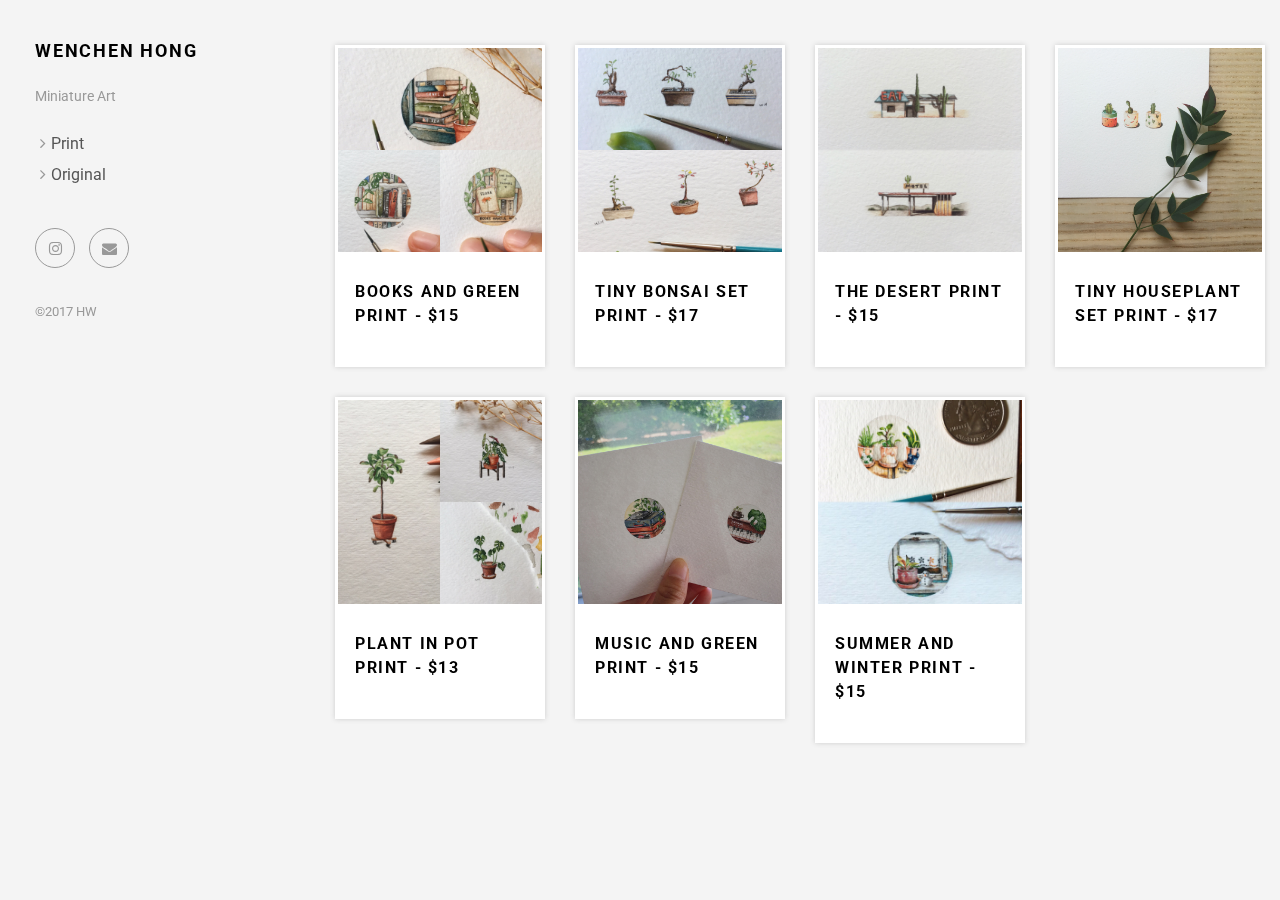
<file: index.html>
<!DOCTYPE html>
<html lang="en-us">
<head>
	<meta name="generator" content="Hugo 0.26" /><meta charset="utf-8">
<meta http-equiv="X-UA-Compatible" content="IE=edge">
<title>Wenchen Hong</title>
<meta name="description" content="WH Miniature Art">
<meta name="viewport" content="width=device-width, initial-scale=1">
<meta name="robots" content="all,follow">
<meta name="googlebot" content="index,follow,snippet,archive">
<link rel="stylesheet" href="/css/bootstrap.min.css">
<link rel="stylesheet" href="//fonts.googleapis.com/css?family=Roboto:400,300,700,400italic">
<link rel="stylesheet" href="/css/font-awesome.min.css">
<link rel="stylesheet" href="/css/owl.carousel.css">
<link rel="stylesheet" href="/css/owl.theme.css">


  <link href="/css/style.default.css" rel="stylesheet" id="theme-stylesheet">

 

  
    <!--[if lt IE 9]>
        <script src="https://oss.maxcdn.com/html5shiv/3.7.2/html5shiv.min.js"></script>
        <script src="https://oss.maxcdn.com/respond/1.4.2/respond.min.js"></script>
    <![endif]-->
  


<link href="/css/custom.css" rel="stylesheet">
<link rel="shortcut icon" href="/img/favicon.png">

  <link href="/index.xml" rel="alternate" type="application/rss+xml" title="Wenchen Hong" />
  <link href="/index.xml" rel="feed" type="application/rss+xml" title="Wenchen Hong" />


</head>
<body>
  <div id="all">
      <div class="container-fluid">
          <div class="row row-offcanvas row-offcanvas-left">
              <div id="sidebar" class="col-xs-6 col-sm-4 col-md-3 sidebar-offcanvas">
  <div class="sidebar-content">
    <h1 class="sidebar-heading"><a href="/">Wenchen Hong</a></h1>
    
      <p class="sidebar-p">Miniature Art</p>
    
    <ul class="sidebar-menu">
      
      
        <li><a href="/">Print</a></li>
      
        <li><a href="/about/">Original</a></li>
      
    </ul>
    <p class="social">
  
  
  
  
  <a href="https://www.instagram.com/wenchenhong/" title="" class="external instagram">
    <i class="fa fa-instagram"></i>
  </a>
  
  
  <a href="mailto:beckyhwc@gmail.com" data-animate-hover="pulse" class="email">
    <i class="fa fa-envelope"></i>
  </a>
  
  
  
  
</p>


    <div class="copyright">
      <p class="credit">
        
          &copy;2017 HW
        
      </p>
    </div>
  </div>
</div>

              
  <div class="col-xs-12 col-sm-8 col-md-9 content-column">
    <div class="small-navbar visible-xs">
  <button type="button" data-toggle="offcanvas" class="btn btn-ghost pull-left"> <i class="fa fa-align-left"> </i>Menu</button>
  <h1 class="small-navbar-heading"><a href="/">Wenchen Hong</a></h1>
</div>

    <div class="grid">
        <div class="row">
          
              <div class="col-xs-12 col-sm-6 col-md-4 col-lg-3 masonry-item">
                  <div class="box-masonry">
                      
                        
                        <a href="/portfolio/books/" title="" class="box-masonry-image with-hover-overlay with-hover-icon">
                        
                            <img src="img/portfolio/books/books_t.jpg" alt="" class="img-responsive">
                        </a>
                      
                      
                      <div class="box-masonry-text">
                      
                          <h4><a href="/portfolio/books/">Books and Green Print - $15</a></h4>
                          <div class="box-masonry-description">
                              <p><p></p></p>
                          </div>
                      </div>
                  </div>
              </div>
          
              <div class="col-xs-12 col-sm-6 col-md-4 col-lg-3 masonry-item">
                  <div class="box-masonry">
                      
                        
                        <a href="/portfolio/bonsai/" title="" class="box-masonry-image with-hover-overlay with-hover-icon">
                        
                            <img src="img/portfolio/bonsai/bonsai_t.jpg" alt="" class="img-responsive">
                        </a>
                      
                      
                      <div class="box-masonry-text">
                      
                          <h4><a href="/portfolio/bonsai/">Tiny Bonsai Set Print - $17</a></h4>
                          <div class="box-masonry-description">
                              <p><p></p></p>
                          </div>
                      </div>
                  </div>
              </div>
          
              <div class="col-xs-12 col-sm-6 col-md-4 col-lg-3 masonry-item">
                  <div class="box-masonry">
                      
                        
                        <a href="/portfolio/desert/" title="" class="box-masonry-image with-hover-overlay with-hover-icon">
                        
                            <img src="img/portfolio/desert/desert_t.jpg" alt="" class="img-responsive">
                        </a>
                      
                      
                      <div class="box-masonry-text">
                      
                          <h4><a href="/portfolio/desert/">The Desert Print - $15</a></h4>
                          <div class="box-masonry-description">
                              <p><p></p></p>
                          </div>
                      </div>
                  </div>
              </div>
          
              <div class="col-xs-12 col-sm-6 col-md-4 col-lg-3 masonry-item">
                  <div class="box-masonry">
                      
                        
                        <a href="/portfolio/house/" title="" class="box-masonry-image with-hover-overlay with-hover-icon">
                        
                            <img src="img/portfolio/house/house_t.jpg" alt="" class="img-responsive">
                        </a>
                      
                      
                      <div class="box-masonry-text">
                      
                          <h4><a href="/portfolio/house/">Tiny Houseplant Set Print - $17</a></h4>
                          <div class="box-masonry-description">
                              <p><p></p></p>
                          </div>
                      </div>
                  </div>
              </div>
          
              <div class="col-xs-12 col-sm-6 col-md-4 col-lg-3 masonry-item">
                  <div class="box-masonry">
                      
                        
                        <a href="/portfolio/pot/" title="" class="box-masonry-image with-hover-overlay with-hover-icon">
                        
                            <img src="img/portfolio/pot/pot_t.jpg" alt="" class="img-responsive">
                        </a>
                      
                      
                      <div class="box-masonry-text">
                      
                          <h4><a href="/portfolio/pot/">Plant in Pot Print - $13</a></h4>
                          <div class="box-masonry-description">
                              <p><p></p></p>
                          </div>
                      </div>
                  </div>
              </div>
          
              <div class="col-xs-12 col-sm-6 col-md-4 col-lg-3 masonry-item">
                  <div class="box-masonry">
                      
                        
                        <a href="/portfolio/music/" title="" class="box-masonry-image with-hover-overlay with-hover-icon">
                        
                            <img src="img/portfolio/music/music_t.jpg" alt="" class="img-responsive">
                        </a>
                      
                      
                      <div class="box-masonry-text">
                      
                          <h4><a href="/portfolio/music/">Music and Green Print - $15</a></h4>
                          <div class="box-masonry-description">
                              <p><p></p></p>
                          </div>
                      </div>
                  </div>
              </div>
          
              <div class="col-xs-12 col-sm-6 col-md-4 col-lg-3 masonry-item">
                  <div class="box-masonry">
                      
                        
                        <a href="/portfolio/summer/" title="" class="box-masonry-image with-hover-overlay with-hover-icon">
                        
                            <img src="img/portfolio/summer/summer_t.jpg" alt="" class="img-responsive">
                        </a>
                      
                      
                      <div class="box-masonry-text">
                      
                          <h4><a href="/portfolio/summer/">Summer and Winter Print - $15</a></h4>
                          <div class="box-masonry-description">
                              <p><p></p></p>
                          </div>
                      </div>
                  </div>
              </div>
          
        </div>
    </div>
</div>


          </div>
      </div>
  </div>
  <script src="/js/jquery.min.js"></script>
<script src="/js/bootstrap.min.js"></script>
<script src="/js/jquery.cookie.js"> </script>
<script src="/js/ekko-lightbox.js"></script>
<script src="/js/jquery.scrollTo.min.js"></script>
<script src="/js/masonry.pkgd.min.js"></script>
<script src="/js/imagesloaded.pkgd.min.js"></script>
<script src="/js/owl.carousel.min.js"></script>
<script src="/js/front.js"></script>

</body>
</html>
</file>
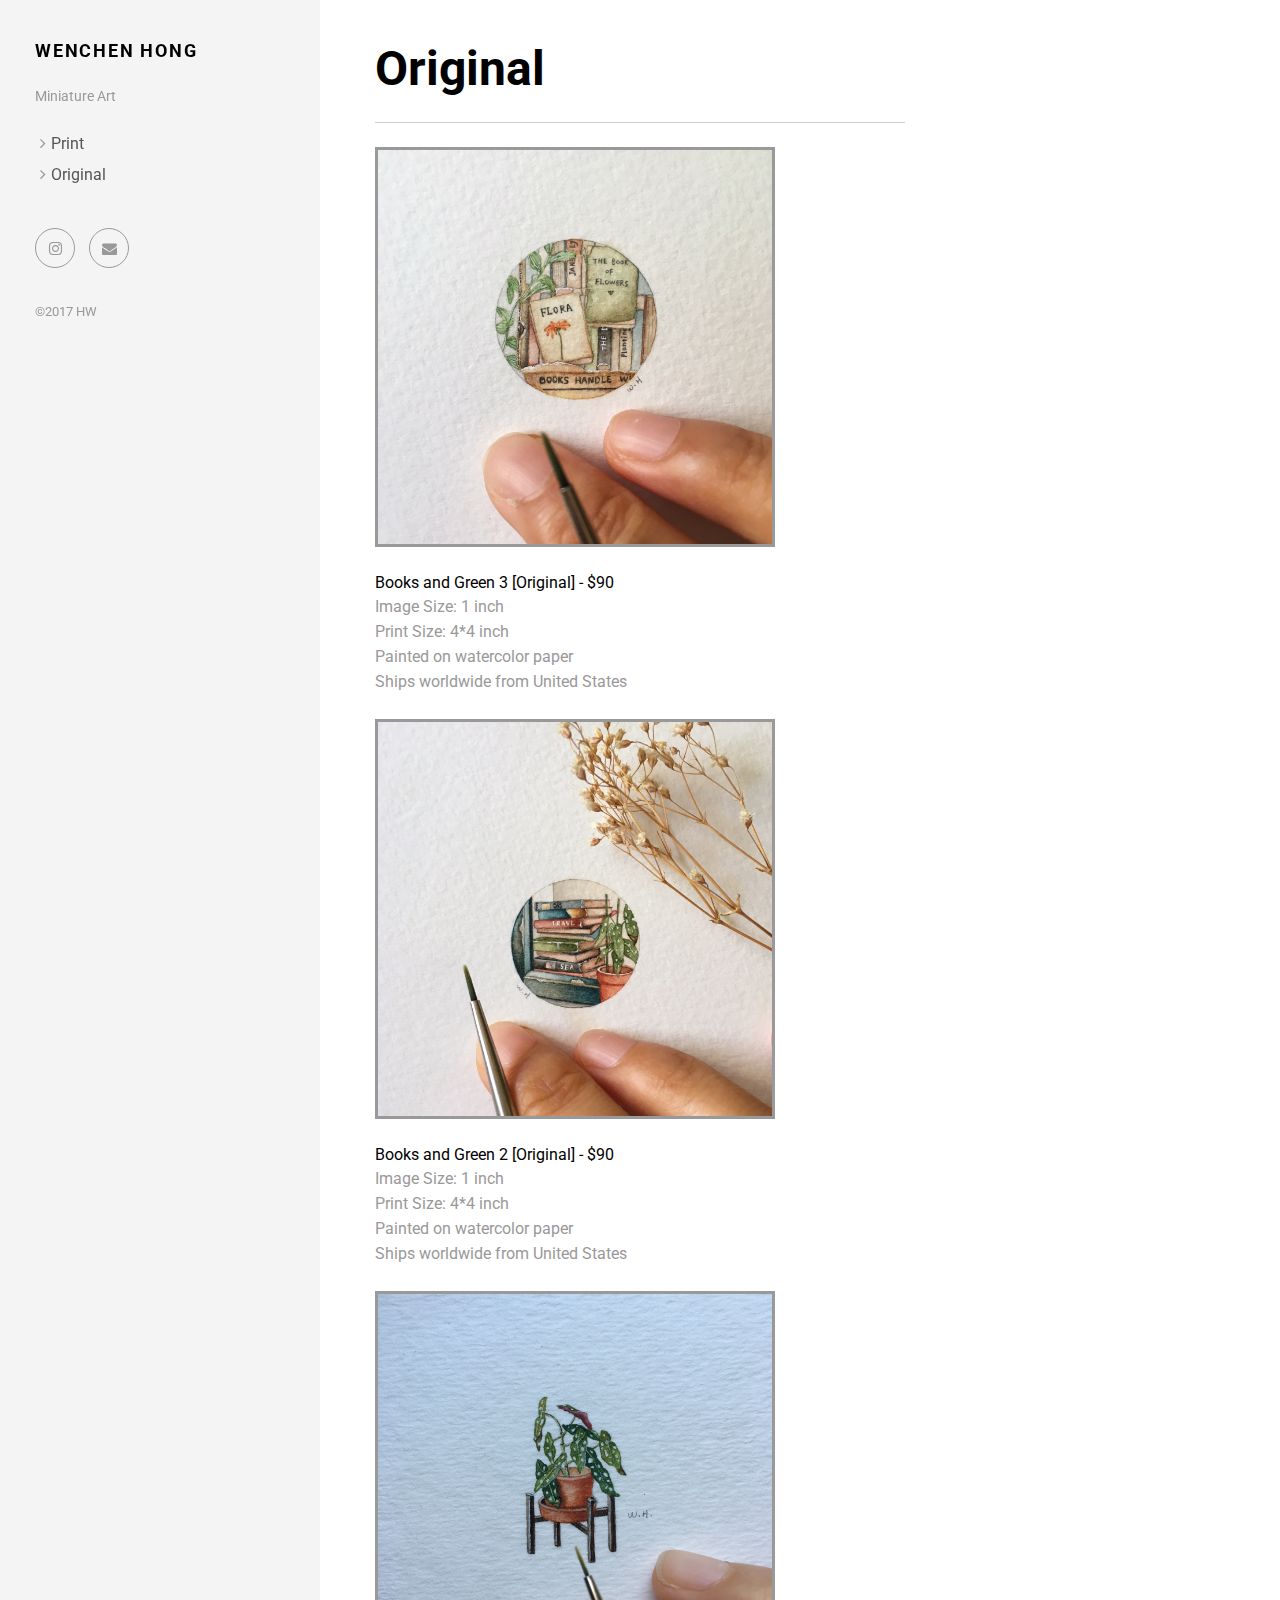
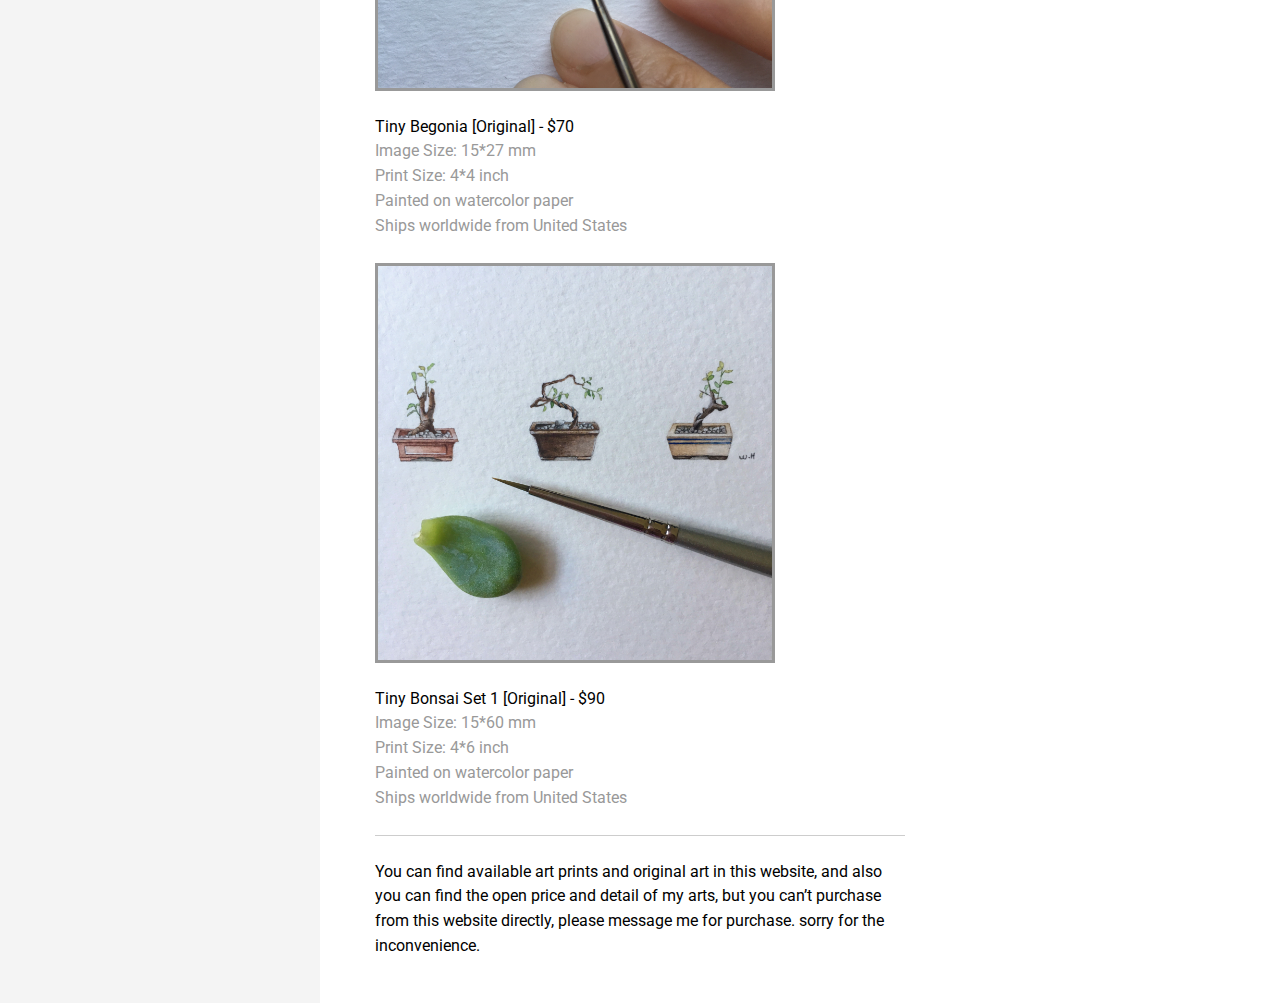
<file: about/index.html>
<!DOCTYPE html>
<html lang="en-us">
<head><meta charset="utf-8">
<meta http-equiv="X-UA-Compatible" content="IE=edge">
<title>Original</title>
<meta name="description" content="WH Miniature Art">
<meta name="viewport" content="width=device-width, initial-scale=1">
<meta name="robots" content="all,follow">
<meta name="googlebot" content="index,follow,snippet,archive">
<link rel="stylesheet" href="/css/bootstrap.min.css">
<link rel="stylesheet" href="//fonts.googleapis.com/css?family=Roboto:400,300,700,400italic">
<link rel="stylesheet" href="/css/font-awesome.min.css">
<link rel="stylesheet" href="/css/owl.carousel.css">
<link rel="stylesheet" href="/css/owl.theme.css">


  <link href="/css/style.default.css" rel="stylesheet" id="theme-stylesheet">

 

  
    <!--[if lt IE 9]>
        <script src="https://oss.maxcdn.com/html5shiv/3.7.2/html5shiv.min.js"></script>
        <script src="https://oss.maxcdn.com/respond/1.4.2/respond.min.js"></script>
    <![endif]-->
  


<link href="/css/custom.css" rel="stylesheet">
<link rel="shortcut icon" href="/img/favicon.png">

  <link href="/about/index.xml" rel="alternate" type="application/rss+xml" title="Wenchen Hong" />
  <link href="/about/index.xml" rel="feed" type="application/rss+xml" title="Wenchen Hong" />


</head>
<body>
  <div id="all">
      <div class="container-fluid">
          <div class="row row-offcanvas row-offcanvas-left">
              <div id="sidebar" class="col-xs-6 col-sm-4 col-md-3 sidebar-offcanvas">
  <div class="sidebar-content">
    <h1 class="sidebar-heading"><a href="/">Wenchen Hong</a></h1>
    
      <p class="sidebar-p">Miniature Art</p>
    
    <ul class="sidebar-menu">
      
      
        <li><a href="/">Print</a></li>
      
        <li><a href="/about/">Original</a></li>
      
    </ul>
    <p class="social">
  
  
  
  
  <a href="https://www.instagram.com/wenchenhong/" title="" class="external instagram">
    <i class="fa fa-instagram"></i>
  </a>
  
  
  <a href="mailto:beckyhwc@gmail.com" data-animate-hover="pulse" class="email">
    <i class="fa fa-envelope"></i>
  </a>
  
  
  
  
</p>


    <div class="copyright">
      <p class="credit">
        
          &copy;2017 HW
        
      </p>
    </div>
  </div>
</div>

              
<div class="col-xs-12 col-sm-8 col-md-9 content-column white-background">
  <div class="small-navbar visible-xs">
  <button type="button" data-toggle="offcanvas" class="btn btn-ghost pull-left"> <i class="fa fa-align-left"> </i>Menu</button>
  <h1 class="small-navbar-heading"><a href="/">Wenchen Hong</a></h1>
</div>

  <div class="row">
    <div class="col-lg-8">
      <div class="content-column-content">
         <h1>Original</h1>
         <hr />

<p><img src="/img/original/original1.jpg" alt="original1" /></p>

<p><span>Books and Green 3 [Original] - $90</span><br>
Image Size: 1 inch<br>
Print Size: 4*4 inch<br>
Painted on watercolor paper<br>
Ships worldwide from United States</p>

<p><img src="/img/original/original2.jpg" alt="original2" /></p>

<p><span>Books and Green 2 [Original] - $90</span><br>
Image Size: 1 inch<br>
Print Size: 4*4 inch<br>
Painted on watercolor paper<br>
Ships worldwide from United States</p>

<p><img src="/img/original/original3.jpg" alt="original3" /></p>

<p><span>Tiny Begonia [Original] - $70</span><br>
Image Size: 15*27 mm<br>
Print Size: 4*4 inch<br>
Painted on watercolor paper<br>
Ships worldwide from United States</p>

<p><img src="/img/original/original4.jpg" alt="original4" /></p>

<p><span>Tiny Bonsai Set 1 [Original] - $90</span><br>
Image Size: 15*60 mm<br>
Print Size: 4*6 inch<br>
Painted on watercolor paper<br>
Ships worldwide from United States</p>

<hr />

<p><span>
You can find available art prints and original art in this website, and also you can find the open price and detail of my arts, but you can’t purchase from this website directly, please message me for purchase. sorry for the inconvenience.
</span></p>

      </div>
    </div>
  </div>
</div>

          </div>
      </div>
  </div>
  <script src="/js/jquery.min.js"></script>
<script src="/js/bootstrap.min.js"></script>
<script src="/js/jquery.cookie.js"> </script>
<script src="/js/ekko-lightbox.js"></script>
<script src="/js/jquery.scrollTo.min.js"></script>
<script src="/js/masonry.pkgd.min.js"></script>
<script src="/js/imagesloaded.pkgd.min.js"></script>
<script src="/js/owl.carousel.min.js"></script>
<script src="/js/front.js"></script>

</body>
</html>
</file>
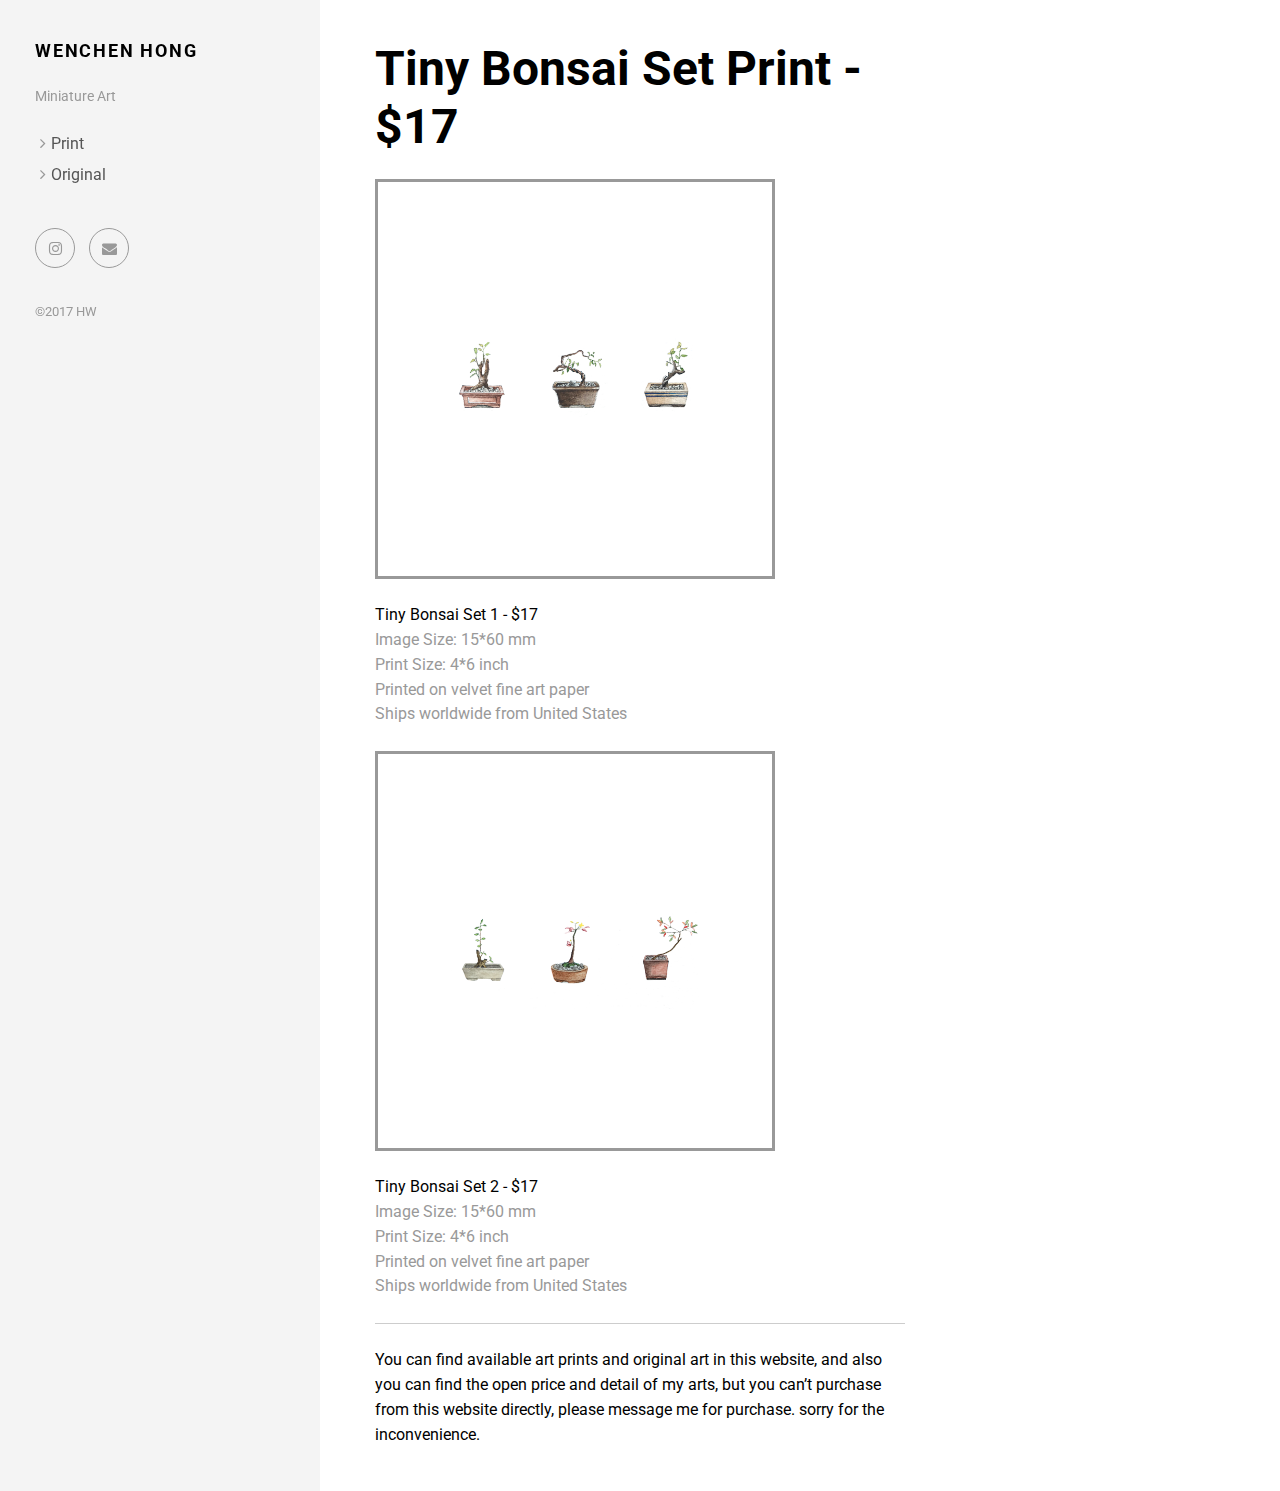
<file: portfolio/bonsai/index.html>
<!DOCTYPE html>
<html lang="en-us">
<head><meta charset="utf-8">
<meta http-equiv="X-UA-Compatible" content="IE=edge">
<title>Tiny Bonsai Set Print - $17</title>
<meta name="description" content="WH Miniature Art">
<meta name="viewport" content="width=device-width, initial-scale=1">
<meta name="robots" content="all,follow">
<meta name="googlebot" content="index,follow,snippet,archive">
<link rel="stylesheet" href="/css/bootstrap.min.css">
<link rel="stylesheet" href="//fonts.googleapis.com/css?family=Roboto:400,300,700,400italic">
<link rel="stylesheet" href="/css/font-awesome.min.css">
<link rel="stylesheet" href="/css/owl.carousel.css">
<link rel="stylesheet" href="/css/owl.theme.css">


  <link href="/css/style.default.css" rel="stylesheet" id="theme-stylesheet">

 

  
    <!--[if lt IE 9]>
        <script src="https://oss.maxcdn.com/html5shiv/3.7.2/html5shiv.min.js"></script>
        <script src="https://oss.maxcdn.com/respond/1.4.2/respond.min.js"></script>
    <![endif]-->
  


<link href="/css/custom.css" rel="stylesheet">
<link rel="shortcut icon" href="/img/favicon.png">


</head>
<body>
  <div id="all">
      <div class="container-fluid">
          <div class="row row-offcanvas row-offcanvas-left">
              <div id="sidebar" class="col-xs-6 col-sm-4 col-md-3 sidebar-offcanvas">
  <div class="sidebar-content">
    <h1 class="sidebar-heading"><a href="/">Wenchen Hong</a></h1>
    
      <p class="sidebar-p">Miniature Art</p>
    
    <ul class="sidebar-menu">
      
      
        <li><a href="/">Print</a></li>
      
        <li><a href="/about/">Original</a></li>
      
    </ul>
    <p class="social">
  
  
  
  
  <a href="https://www.instagram.com/wenchenhong/" title="" class="external instagram">
    <i class="fa fa-instagram"></i>
  </a>
  
  
  <a href="mailto:beckyhwc@gmail.com" data-animate-hover="pulse" class="email">
    <i class="fa fa-envelope"></i>
  </a>
  
  
  
  
</p>


    <div class="copyright">
      <p class="credit">
        
          &copy;2017 HW
        
      </p>
    </div>
  </div>
</div>

              
<div class="col-xs-12 col-sm-8 col-md-9 content-column white-background">
  <div class="small-navbar visible-xs">
  <button type="button" data-toggle="offcanvas" class="btn btn-ghost pull-left"> <i class="fa fa-align-left"> </i>Menu</button>
  <h1 class="small-navbar-heading"><a href="/">Wenchen Hong</a></h1>
</div>

  <div class="row">
    <div class="col-lg-8">
      <div class="content-column-content">
         <h1>Tiny Bonsai Set Print - $17</h1>
         <p></p>

<p><img src="/img/portfolio/bonsai/bonsai1.jpg" alt="bonsai1" /></p>

<p><span>Tiny Bonsai Set 1 - $17</span><br>
Image Size: 15*60 mm<br>
Print Size: 4*6 inch<br>
Printed on velvet fine art paper<br>
Ships worldwide from United States</p>

<p><img src="/img/portfolio/bonsai/bonsai2.jpg" alt="bonsai2" /></p>

<p><span>Tiny Bonsai Set 2 - $17</span><br>
Image Size: 15*60 mm<br>
Print Size: 4*6 inch<br>
Printed on velvet fine art paper<br>
Ships worldwide from United States</p>

<hr />

<p><span>
You can find available art prints and original art in this website, and also you can find the open price and detail of my arts, but you can’t purchase from this website directly, please message me for purchase. sorry for the inconvenience.
</span></p>
         
      </div>
    </div>
  </div>
</div>

          </div>
      </div>
  </div>
  <script src="/js/jquery.min.js"></script>
<script src="/js/bootstrap.min.js"></script>
<script src="/js/jquery.cookie.js"> </script>
<script src="/js/ekko-lightbox.js"></script>
<script src="/js/jquery.scrollTo.min.js"></script>
<script src="/js/masonry.pkgd.min.js"></script>
<script src="/js/imagesloaded.pkgd.min.js"></script>
<script src="/js/owl.carousel.min.js"></script>
<script src="/js/front.js"></script>

</body>
</html>
</file>
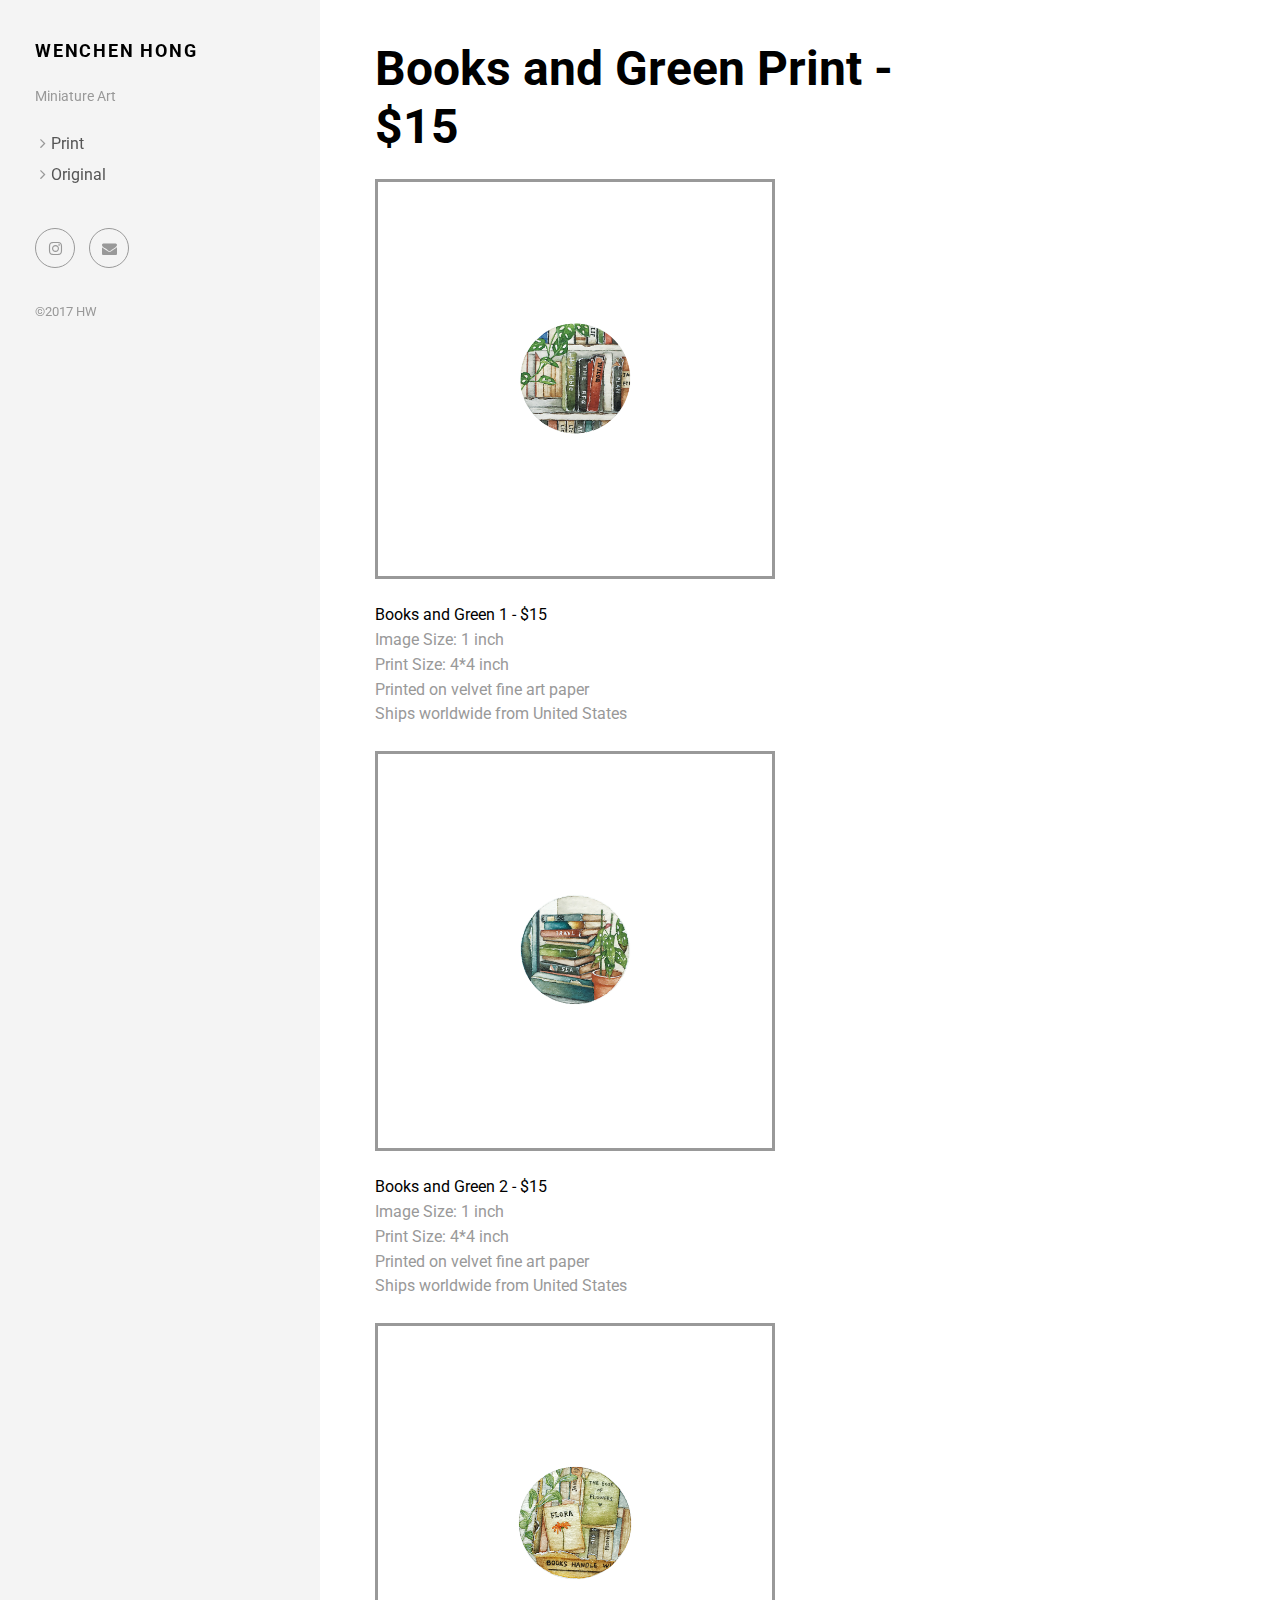
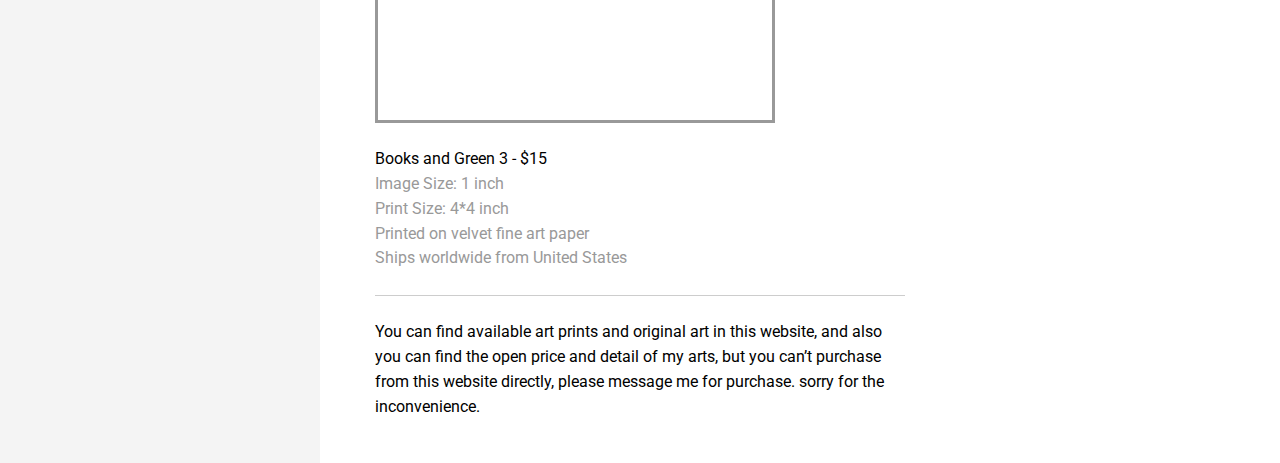
<file: portfolio/books/index.html>
<!DOCTYPE html>
<html lang="en-us">
<head><meta charset="utf-8">
<meta http-equiv="X-UA-Compatible" content="IE=edge">
<title>Books and Green Print - $15</title>
<meta name="description" content="WH Miniature Art">
<meta name="viewport" content="width=device-width, initial-scale=1">
<meta name="robots" content="all,follow">
<meta name="googlebot" content="index,follow,snippet,archive">
<link rel="stylesheet" href="/css/bootstrap.min.css">
<link rel="stylesheet" href="//fonts.googleapis.com/css?family=Roboto:400,300,700,400italic">
<link rel="stylesheet" href="/css/font-awesome.min.css">
<link rel="stylesheet" href="/css/owl.carousel.css">
<link rel="stylesheet" href="/css/owl.theme.css">


  <link href="/css/style.default.css" rel="stylesheet" id="theme-stylesheet">

 

  
    <!--[if lt IE 9]>
        <script src="https://oss.maxcdn.com/html5shiv/3.7.2/html5shiv.min.js"></script>
        <script src="https://oss.maxcdn.com/respond/1.4.2/respond.min.js"></script>
    <![endif]-->
  


<link href="/css/custom.css" rel="stylesheet">
<link rel="shortcut icon" href="/img/favicon.png">


</head>
<body>
  <div id="all">
      <div class="container-fluid">
          <div class="row row-offcanvas row-offcanvas-left">
              <div id="sidebar" class="col-xs-6 col-sm-4 col-md-3 sidebar-offcanvas">
  <div class="sidebar-content">
    <h1 class="sidebar-heading"><a href="/">Wenchen Hong</a></h1>
    
      <p class="sidebar-p">Miniature Art</p>
    
    <ul class="sidebar-menu">
      
      
        <li><a href="/">Print</a></li>
      
        <li><a href="/about/">Original</a></li>
      
    </ul>
    <p class="social">
  
  
  
  
  <a href="https://www.instagram.com/wenchenhong/" title="" class="external instagram">
    <i class="fa fa-instagram"></i>
  </a>
  
  
  <a href="mailto:beckyhwc@gmail.com" data-animate-hover="pulse" class="email">
    <i class="fa fa-envelope"></i>
  </a>
  
  
  
  
</p>


    <div class="copyright">
      <p class="credit">
        
          &copy;2017 HW
        
      </p>
    </div>
  </div>
</div>

              
<div class="col-xs-12 col-sm-8 col-md-9 content-column white-background">
  <div class="small-navbar visible-xs">
  <button type="button" data-toggle="offcanvas" class="btn btn-ghost pull-left"> <i class="fa fa-align-left"> </i>Menu</button>
  <h1 class="small-navbar-heading"><a href="/">Wenchen Hong</a></h1>
</div>

  <div class="row">
    <div class="col-lg-8">
      <div class="content-column-content">
         <h1>Books and Green Print - $15</h1>
         <p></p>

<p><img src="/img/portfolio/books/books1.jpg" alt="books1" /></p>

<p><span>Books and Green 1 - $15</span><br>
Image Size: 1 inch<br>
Print Size: 4*4 inch<br>
Printed on velvet fine art paper<br>
Ships worldwide from United States</p>

<p><img src="/img/portfolio/books/books2.jpg" alt="books2" /></p>

<p><span>Books and Green 2 - $15</span><br>
Image Size: 1 inch<br>
Print Size: 4*4 inch<br>
Printed on velvet fine art paper<br>
Ships worldwide from United States</p>

<p><img src="/img/portfolio/books/books3.jpg" alt="books3" /></p>

<p><span>Books and Green 3 - $15</span><br>
Image Size: 1 inch<br>
Print Size: 4*4 inch<br>
Printed on velvet fine art paper<br>
Ships worldwide from United States</p>

<hr />

<p><span>
You can find available art prints and original art in this website, and also you can find the open price and detail of my arts, but you can’t purchase from this website directly, please message me for purchase. sorry for the inconvenience.
</span></p>
         
      </div>
    </div>
  </div>
</div>

          </div>
      </div>
  </div>
  <script src="/js/jquery.min.js"></script>
<script src="/js/bootstrap.min.js"></script>
<script src="/js/jquery.cookie.js"> </script>
<script src="/js/ekko-lightbox.js"></script>
<script src="/js/jquery.scrollTo.min.js"></script>
<script src="/js/masonry.pkgd.min.js"></script>
<script src="/js/imagesloaded.pkgd.min.js"></script>
<script src="/js/owl.carousel.min.js"></script>
<script src="/js/front.js"></script>

</body>
</html>
</file>
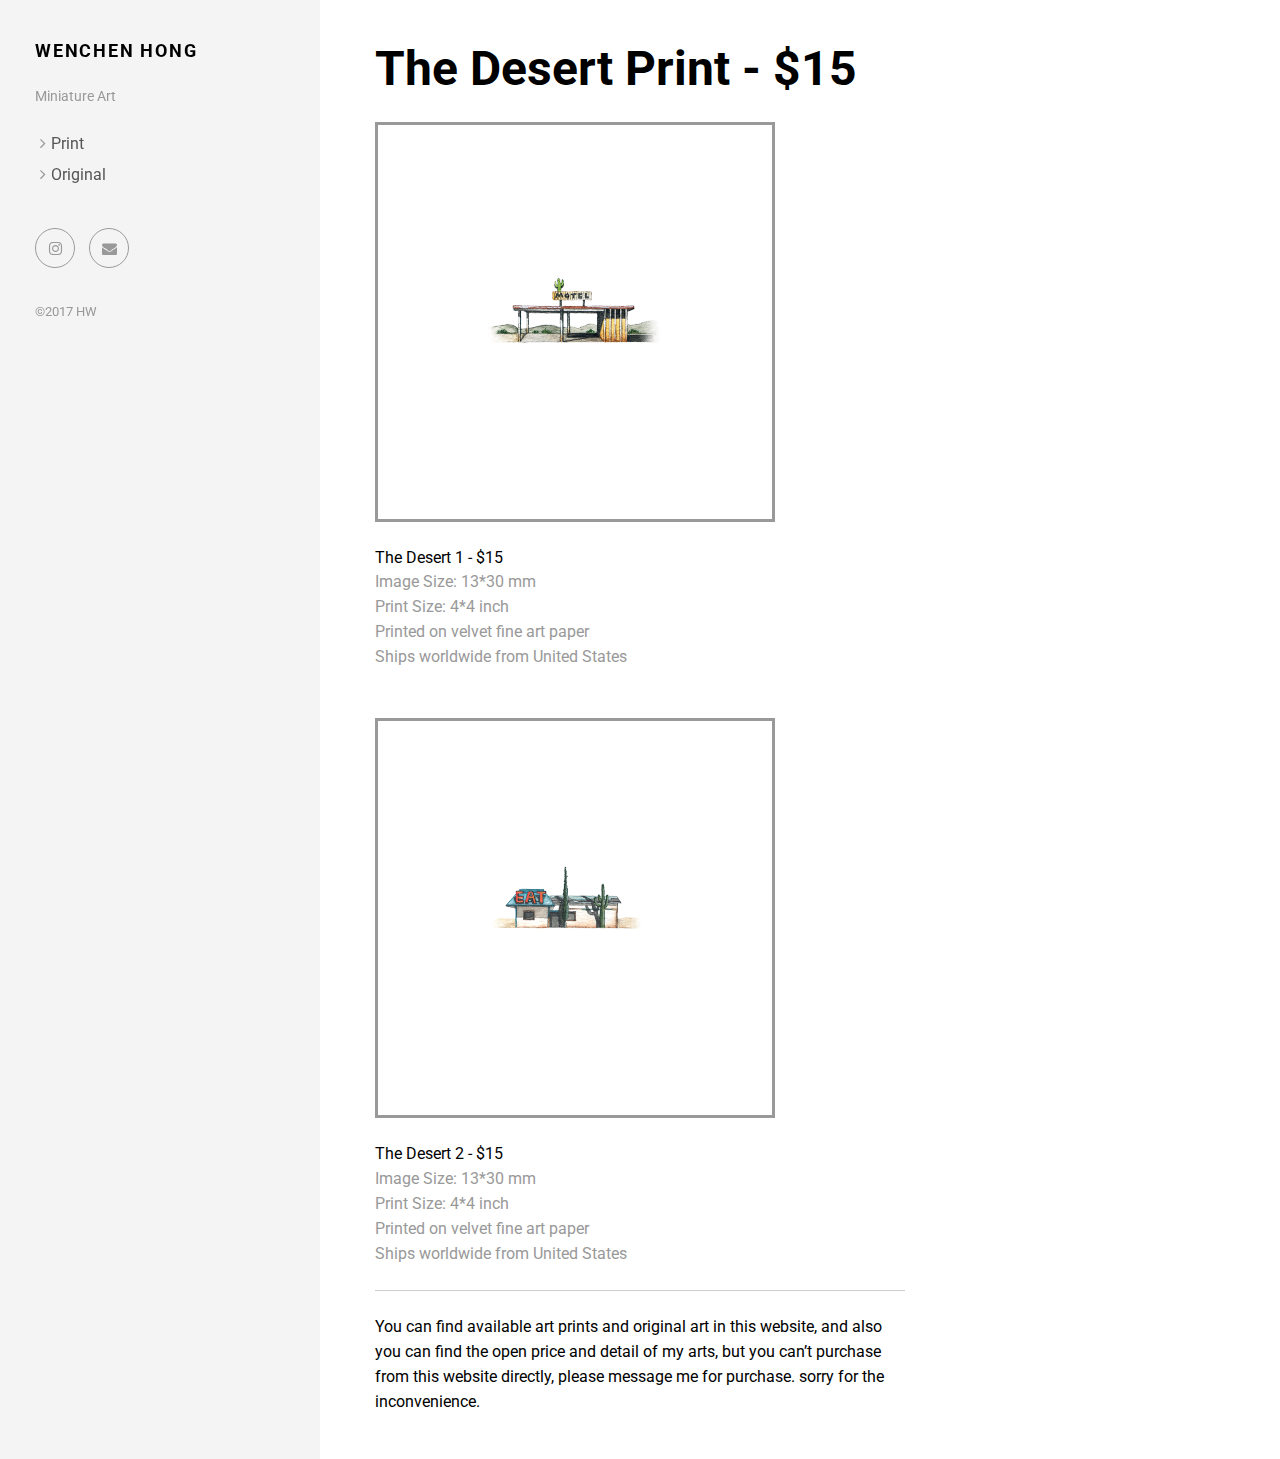
<file: portfolio/desert/index.html>
<!DOCTYPE html>
<html lang="en-us">
<head><meta charset="utf-8">
<meta http-equiv="X-UA-Compatible" content="IE=edge">
<title>The Desert Print - $15</title>
<meta name="description" content="WH Miniature Art">
<meta name="viewport" content="width=device-width, initial-scale=1">
<meta name="robots" content="all,follow">
<meta name="googlebot" content="index,follow,snippet,archive">
<link rel="stylesheet" href="/css/bootstrap.min.css">
<link rel="stylesheet" href="//fonts.googleapis.com/css?family=Roboto:400,300,700,400italic">
<link rel="stylesheet" href="/css/font-awesome.min.css">
<link rel="stylesheet" href="/css/owl.carousel.css">
<link rel="stylesheet" href="/css/owl.theme.css">


  <link href="/css/style.default.css" rel="stylesheet" id="theme-stylesheet">

 

  
    <!--[if lt IE 9]>
        <script src="https://oss.maxcdn.com/html5shiv/3.7.2/html5shiv.min.js"></script>
        <script src="https://oss.maxcdn.com/respond/1.4.2/respond.min.js"></script>
    <![endif]-->
  


<link href="/css/custom.css" rel="stylesheet">
<link rel="shortcut icon" href="/img/favicon.png">


</head>
<body>
  <div id="all">
      <div class="container-fluid">
          <div class="row row-offcanvas row-offcanvas-left">
              <div id="sidebar" class="col-xs-6 col-sm-4 col-md-3 sidebar-offcanvas">
  <div class="sidebar-content">
    <h1 class="sidebar-heading"><a href="/">Wenchen Hong</a></h1>
    
      <p class="sidebar-p">Miniature Art</p>
    
    <ul class="sidebar-menu">
      
      
        <li><a href="/">Print</a></li>
      
        <li><a href="/about/">Original</a></li>
      
    </ul>
    <p class="social">
  
  
  
  
  <a href="https://www.instagram.com/wenchenhong/" title="" class="external instagram">
    <i class="fa fa-instagram"></i>
  </a>
  
  
  <a href="mailto:beckyhwc@gmail.com" data-animate-hover="pulse" class="email">
    <i class="fa fa-envelope"></i>
  </a>
  
  
  
  
</p>


    <div class="copyright">
      <p class="credit">
        
          &copy;2017 HW
        
      </p>
    </div>
  </div>
</div>

              
<div class="col-xs-12 col-sm-8 col-md-9 content-column white-background">
  <div class="small-navbar visible-xs">
  <button type="button" data-toggle="offcanvas" class="btn btn-ghost pull-left"> <i class="fa fa-align-left"> </i>Menu</button>
  <h1 class="small-navbar-heading"><a href="/">Wenchen Hong</a></h1>
</div>

  <div class="row">
    <div class="col-lg-8">
      <div class="content-column-content">
         <h1>The Desert Print - $15</h1>
         <p></p>

<p><img src="/img/portfolio/desert/desert1.jpg" alt="desert1" /></p>

<p><span>The Desert 1 - $15</span><br>
Image Size: 13*30 mm<br>
Print Size: 4*4 inch<br>
Printed on velvet fine art paper<br>
Ships worldwide from United States
<br>
<br></p>

<p><img src="/img/portfolio/desert/desert2.jpg" alt="desert2" /></p>

<p><span>The Desert 2 - $15</span><br>
Image Size: 13*30 mm<br>
Print Size: 4*4 inch<br>
Printed on velvet fine art paper<br>
Ships worldwide from United States</p>

<hr />

<p><span>
You can find available art prints and original art in this website, and also you can find the open price and detail of my arts, but you can’t purchase from this website directly, please message me for purchase. sorry for the inconvenience.
</span></p>
         
      </div>
    </div>
  </div>
</div>

          </div>
      </div>
  </div>
  <script src="/js/jquery.min.js"></script>
<script src="/js/bootstrap.min.js"></script>
<script src="/js/jquery.cookie.js"> </script>
<script src="/js/ekko-lightbox.js"></script>
<script src="/js/jquery.scrollTo.min.js"></script>
<script src="/js/masonry.pkgd.min.js"></script>
<script src="/js/imagesloaded.pkgd.min.js"></script>
<script src="/js/owl.carousel.min.js"></script>
<script src="/js/front.js"></script>

</body>
</html>
</file>
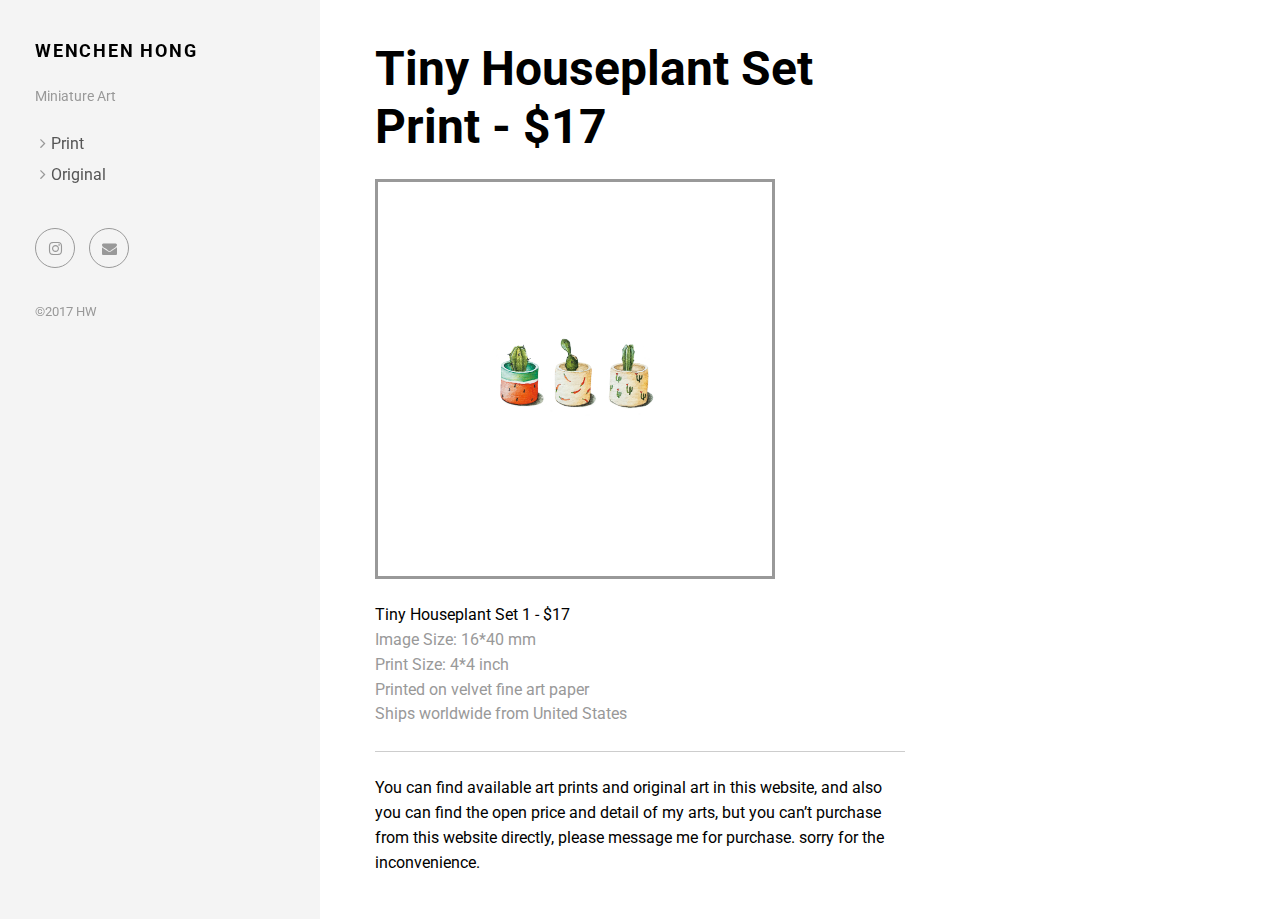
<file: portfolio/house/index.html>
<!DOCTYPE html>
<html lang="en-us">
<head><meta charset="utf-8">
<meta http-equiv="X-UA-Compatible" content="IE=edge">
<title>Tiny Houseplant Set Print - $17</title>
<meta name="description" content="WH Miniature Art">
<meta name="viewport" content="width=device-width, initial-scale=1">
<meta name="robots" content="all,follow">
<meta name="googlebot" content="index,follow,snippet,archive">
<link rel="stylesheet" href="/css/bootstrap.min.css">
<link rel="stylesheet" href="//fonts.googleapis.com/css?family=Roboto:400,300,700,400italic">
<link rel="stylesheet" href="/css/font-awesome.min.css">
<link rel="stylesheet" href="/css/owl.carousel.css">
<link rel="stylesheet" href="/css/owl.theme.css">


  <link href="/css/style.default.css" rel="stylesheet" id="theme-stylesheet">

 

  
    <!--[if lt IE 9]>
        <script src="https://oss.maxcdn.com/html5shiv/3.7.2/html5shiv.min.js"></script>
        <script src="https://oss.maxcdn.com/respond/1.4.2/respond.min.js"></script>
    <![endif]-->
  


<link href="/css/custom.css" rel="stylesheet">
<link rel="shortcut icon" href="/img/favicon.png">


</head>
<body>
  <div id="all">
      <div class="container-fluid">
          <div class="row row-offcanvas row-offcanvas-left">
              <div id="sidebar" class="col-xs-6 col-sm-4 col-md-3 sidebar-offcanvas">
  <div class="sidebar-content">
    <h1 class="sidebar-heading"><a href="/">Wenchen Hong</a></h1>
    
      <p class="sidebar-p">Miniature Art</p>
    
    <ul class="sidebar-menu">
      
      
        <li><a href="/">Print</a></li>
      
        <li><a href="/about/">Original</a></li>
      
    </ul>
    <p class="social">
  
  
  
  
  <a href="https://www.instagram.com/wenchenhong/" title="" class="external instagram">
    <i class="fa fa-instagram"></i>
  </a>
  
  
  <a href="mailto:beckyhwc@gmail.com" data-animate-hover="pulse" class="email">
    <i class="fa fa-envelope"></i>
  </a>
  
  
  
  
</p>


    <div class="copyright">
      <p class="credit">
        
          &copy;2017 HW
        
      </p>
    </div>
  </div>
</div>

              
<div class="col-xs-12 col-sm-8 col-md-9 content-column white-background">
  <div class="small-navbar visible-xs">
  <button type="button" data-toggle="offcanvas" class="btn btn-ghost pull-left"> <i class="fa fa-align-left"> </i>Menu</button>
  <h1 class="small-navbar-heading"><a href="/">Wenchen Hong</a></h1>
</div>

  <div class="row">
    <div class="col-lg-8">
      <div class="content-column-content">
         <h1>Tiny Houseplant Set Print - $17</h1>
         <p></p>

<p><img src="/img/portfolio/house/house1.jpg" alt="house1" /></p>

<p><span>Tiny Houseplant Set 1 - $17</span><br>
Image Size: 16*40 mm<br>
Print Size: 4*4 inch<br>
Printed on velvet fine art paper<br>
Ships worldwide from United States</p>

<hr />

<p><span>
You can find available art prints and original art in this website, and also you can find the open price and detail of my arts, but you can’t purchase from this website directly, please message me for purchase. sorry for the inconvenience.
</span></p>
         
      </div>
    </div>
  </div>
</div>

          </div>
      </div>
  </div>
  <script src="/js/jquery.min.js"></script>
<script src="/js/bootstrap.min.js"></script>
<script src="/js/jquery.cookie.js"> </script>
<script src="/js/ekko-lightbox.js"></script>
<script src="/js/jquery.scrollTo.min.js"></script>
<script src="/js/masonry.pkgd.min.js"></script>
<script src="/js/imagesloaded.pkgd.min.js"></script>
<script src="/js/owl.carousel.min.js"></script>
<script src="/js/front.js"></script>

</body>
</html>
</file>
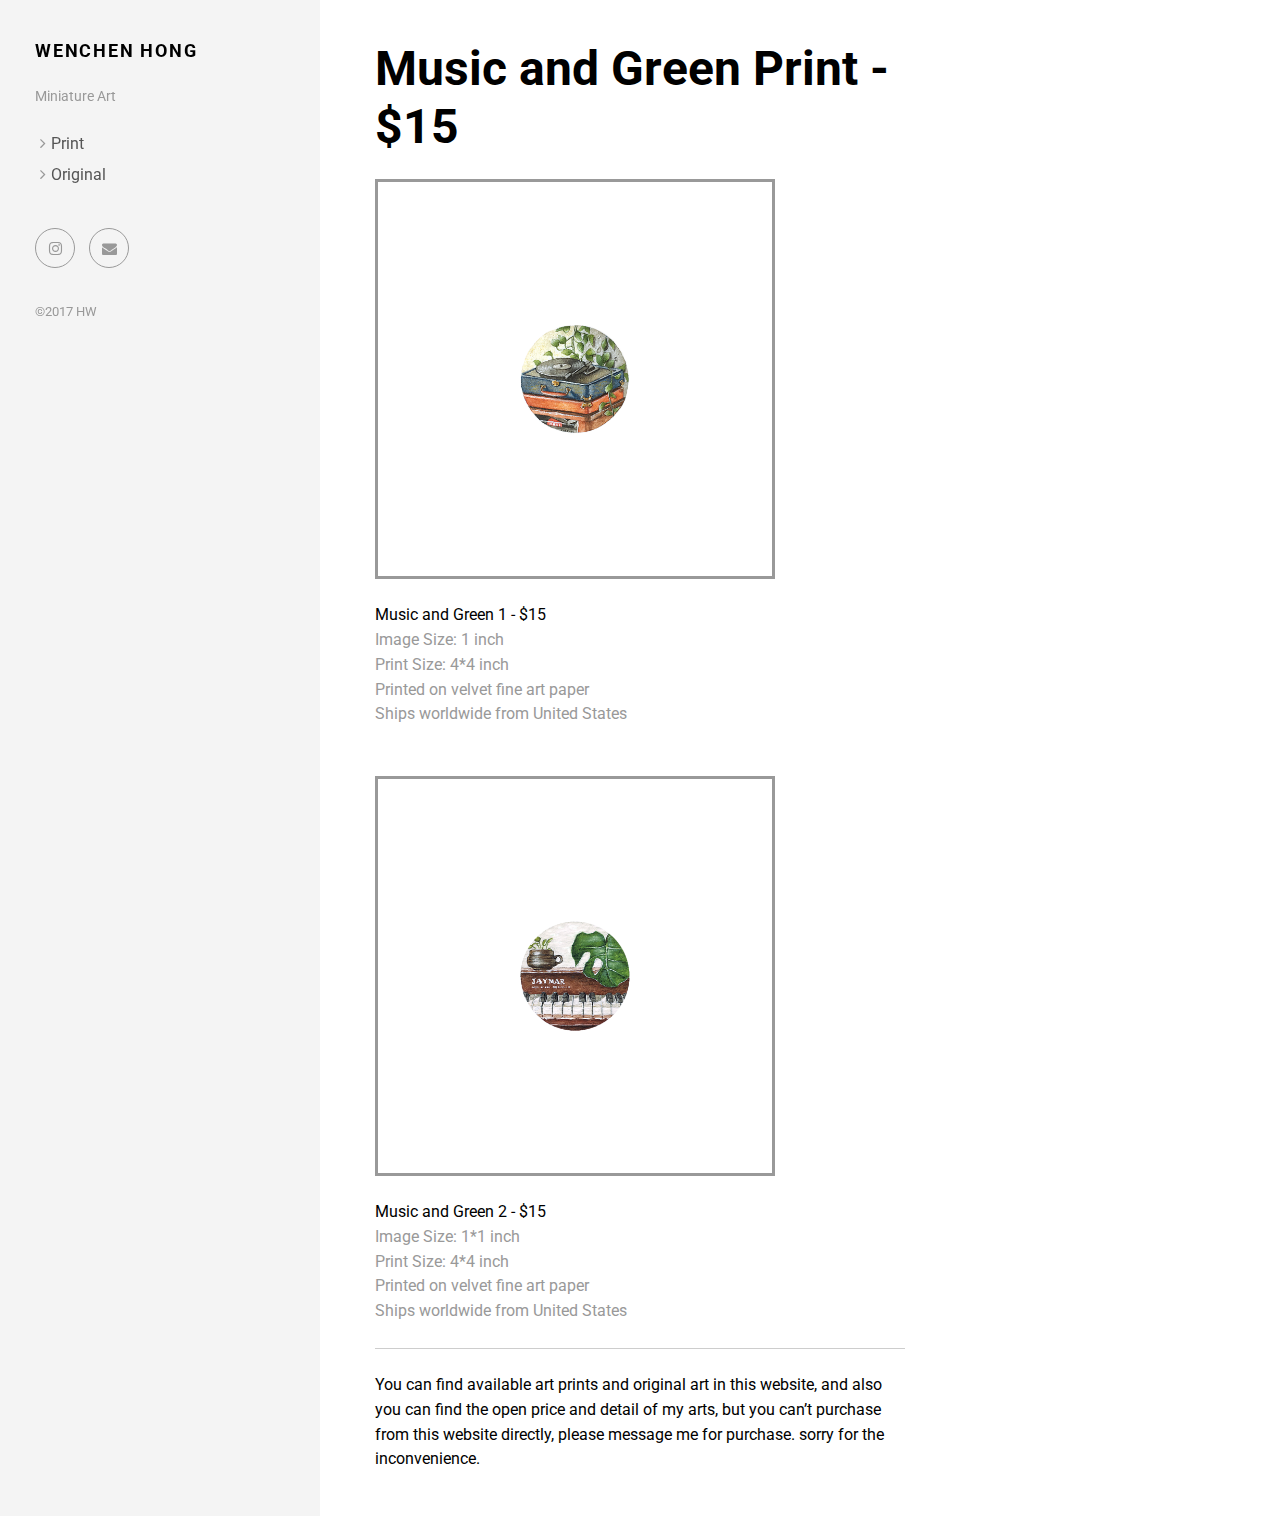
<file: portfolio/music/index.html>
<!DOCTYPE html>
<html lang="en-us">
<head><meta charset="utf-8">
<meta http-equiv="X-UA-Compatible" content="IE=edge">
<title>Music and Green Print - $15</title>
<meta name="description" content="WH Miniature Art">
<meta name="viewport" content="width=device-width, initial-scale=1">
<meta name="robots" content="all,follow">
<meta name="googlebot" content="index,follow,snippet,archive">
<link rel="stylesheet" href="/css/bootstrap.min.css">
<link rel="stylesheet" href="//fonts.googleapis.com/css?family=Roboto:400,300,700,400italic">
<link rel="stylesheet" href="/css/font-awesome.min.css">
<link rel="stylesheet" href="/css/owl.carousel.css">
<link rel="stylesheet" href="/css/owl.theme.css">


  <link href="/css/style.default.css" rel="stylesheet" id="theme-stylesheet">

 

  
    <!--[if lt IE 9]>
        <script src="https://oss.maxcdn.com/html5shiv/3.7.2/html5shiv.min.js"></script>
        <script src="https://oss.maxcdn.com/respond/1.4.2/respond.min.js"></script>
    <![endif]-->
  


<link href="/css/custom.css" rel="stylesheet">
<link rel="shortcut icon" href="/img/favicon.png">


</head>
<body>
  <div id="all">
      <div class="container-fluid">
          <div class="row row-offcanvas row-offcanvas-left">
              <div id="sidebar" class="col-xs-6 col-sm-4 col-md-3 sidebar-offcanvas">
  <div class="sidebar-content">
    <h1 class="sidebar-heading"><a href="/">Wenchen Hong</a></h1>
    
      <p class="sidebar-p">Miniature Art</p>
    
    <ul class="sidebar-menu">
      
      
        <li><a href="/">Print</a></li>
      
        <li><a href="/about/">Original</a></li>
      
    </ul>
    <p class="social">
  
  
  
  
  <a href="https://www.instagram.com/wenchenhong/" title="" class="external instagram">
    <i class="fa fa-instagram"></i>
  </a>
  
  
  <a href="mailto:beckyhwc@gmail.com" data-animate-hover="pulse" class="email">
    <i class="fa fa-envelope"></i>
  </a>
  
  
  
  
</p>


    <div class="copyright">
      <p class="credit">
        
          &copy;2017 HW
        
      </p>
    </div>
  </div>
</div>

              
<div class="col-xs-12 col-sm-8 col-md-9 content-column white-background">
  <div class="small-navbar visible-xs">
  <button type="button" data-toggle="offcanvas" class="btn btn-ghost pull-left"> <i class="fa fa-align-left"> </i>Menu</button>
  <h1 class="small-navbar-heading"><a href="/">Wenchen Hong</a></h1>
</div>

  <div class="row">
    <div class="col-lg-8">
      <div class="content-column-content">
         <h1>Music and Green Print - $15</h1>
         <p></p>

<p><img src="/img/portfolio/music/music1.jpg" alt="music1" /></p>

<p><span>Music and Green 1 - $15</span><br>
Image Size: 1 inch<br>
Print Size: 4*4 inch<br>
Printed on velvet fine art paper<br>
Ships worldwide from United States
<br>
<br></p>

<p><img src="/img/portfolio/music/music2.jpg" alt="music2" /></p>

<p><span>Music and Green 2 - $15</span><br>
Image Size: 1*1 inch<br>
Print Size: 4*4 inch<br>
Printed on velvet fine art paper<br>
Ships worldwide from United States</p>

<hr />

<p><span>
You can find available art prints and original art in this website, and also you can find the open price and detail of my arts, but you can’t purchase from this website directly, please message me for purchase. sorry for the inconvenience.
</span></p>
         
      </div>
    </div>
  </div>
</div>

          </div>
      </div>
  </div>
  <script src="/js/jquery.min.js"></script>
<script src="/js/bootstrap.min.js"></script>
<script src="/js/jquery.cookie.js"> </script>
<script src="/js/ekko-lightbox.js"></script>
<script src="/js/jquery.scrollTo.min.js"></script>
<script src="/js/masonry.pkgd.min.js"></script>
<script src="/js/imagesloaded.pkgd.min.js"></script>
<script src="/js/owl.carousel.min.js"></script>
<script src="/js/front.js"></script>

</body>
</html>
</file>
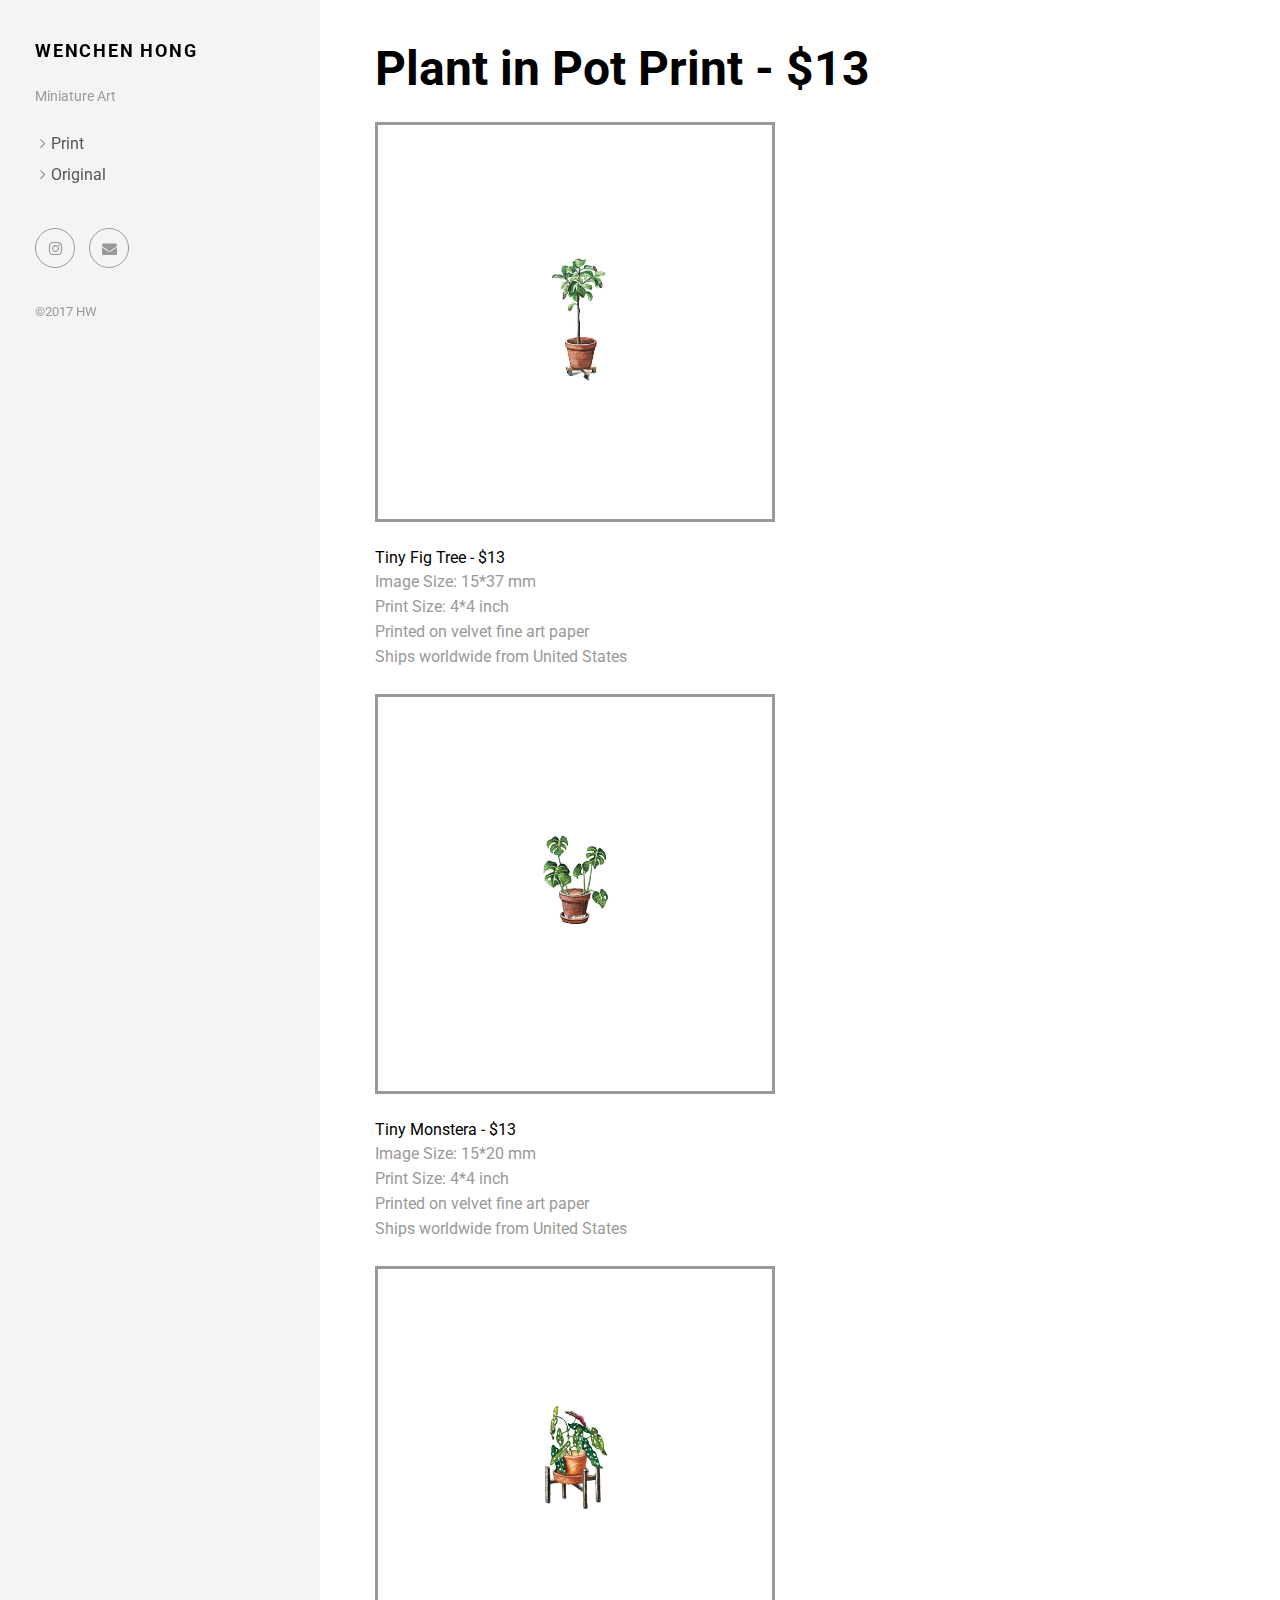
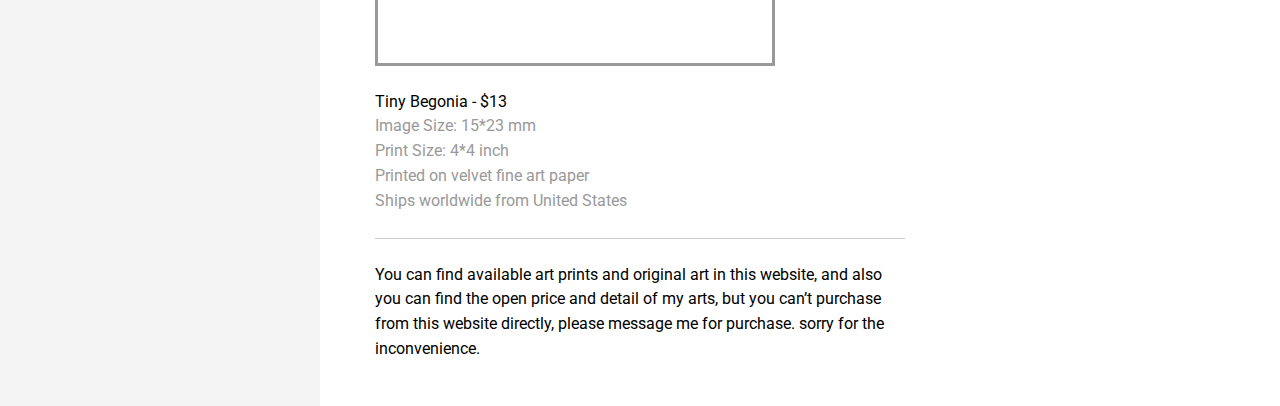
<file: portfolio/pot/index.html>
<!DOCTYPE html>
<html lang="en-us">
<head><meta charset="utf-8">
<meta http-equiv="X-UA-Compatible" content="IE=edge">
<title>Plant in Pot Print - $13</title>
<meta name="description" content="WH Miniature Art">
<meta name="viewport" content="width=device-width, initial-scale=1">
<meta name="robots" content="all,follow">
<meta name="googlebot" content="index,follow,snippet,archive">
<link rel="stylesheet" href="/css/bootstrap.min.css">
<link rel="stylesheet" href="//fonts.googleapis.com/css?family=Roboto:400,300,700,400italic">
<link rel="stylesheet" href="/css/font-awesome.min.css">
<link rel="stylesheet" href="/css/owl.carousel.css">
<link rel="stylesheet" href="/css/owl.theme.css">


  <link href="/css/style.default.css" rel="stylesheet" id="theme-stylesheet">

 

  
    <!--[if lt IE 9]>
        <script src="https://oss.maxcdn.com/html5shiv/3.7.2/html5shiv.min.js"></script>
        <script src="https://oss.maxcdn.com/respond/1.4.2/respond.min.js"></script>
    <![endif]-->
  


<link href="/css/custom.css" rel="stylesheet">
<link rel="shortcut icon" href="/img/favicon.png">


</head>
<body>
  <div id="all">
      <div class="container-fluid">
          <div class="row row-offcanvas row-offcanvas-left">
              <div id="sidebar" class="col-xs-6 col-sm-4 col-md-3 sidebar-offcanvas">
  <div class="sidebar-content">
    <h1 class="sidebar-heading"><a href="/">Wenchen Hong</a></h1>
    
      <p class="sidebar-p">Miniature Art</p>
    
    <ul class="sidebar-menu">
      
      
        <li><a href="/">Print</a></li>
      
        <li><a href="/about/">Original</a></li>
      
    </ul>
    <p class="social">
  
  
  
  
  <a href="https://www.instagram.com/wenchenhong/" title="" class="external instagram">
    <i class="fa fa-instagram"></i>
  </a>
  
  
  <a href="mailto:beckyhwc@gmail.com" data-animate-hover="pulse" class="email">
    <i class="fa fa-envelope"></i>
  </a>
  
  
  
  
</p>


    <div class="copyright">
      <p class="credit">
        
          &copy;2017 HW
        
      </p>
    </div>
  </div>
</div>

              
<div class="col-xs-12 col-sm-8 col-md-9 content-column white-background">
  <div class="small-navbar visible-xs">
  <button type="button" data-toggle="offcanvas" class="btn btn-ghost pull-left"> <i class="fa fa-align-left"> </i>Menu</button>
  <h1 class="small-navbar-heading"><a href="/">Wenchen Hong</a></h1>
</div>

  <div class="row">
    <div class="col-lg-8">
      <div class="content-column-content">
         <h1>Plant in Pot Print - $13</h1>
         <p></p>

<p><img src="/img/portfolio/pot/pot1.jpg" alt="pot1" /></p>

<p><span>Tiny Fig Tree - $13</span><br>
Image Size: 15*37 mm<br>
Print Size: 4*4 inch<br>
Printed on velvet fine art paper<br>
Ships worldwide from United States</p>

<p><img src="/img/portfolio/pot/pot2.jpg" alt="pot2" /></p>

<p><span>Tiny Monstera - $13</span><br>
Image Size: 15*20 mm<br>
Print Size: 4*4 inch<br>
Printed on velvet fine art paper<br>
Ships worldwide from United States</p>

<p><img src="/img/portfolio/pot/pot3.jpg" alt="pot3" /></p>

<p><span>Tiny Begonia - $13</span><br>
Image Size: 15*23 mm<br>
Print Size: 4*4 inch<br>
Printed on velvet fine art paper<br>
Ships worldwide from United States</p>

<hr />

<p><span>
You can find available art prints and original art in this website, and also you can find the open price and detail of my arts, but you can’t purchase from this website directly, please message me for purchase. sorry for the inconvenience.
</span></p>
         
      </div>
    </div>
  </div>
</div>

          </div>
      </div>
  </div>
  <script src="/js/jquery.min.js"></script>
<script src="/js/bootstrap.min.js"></script>
<script src="/js/jquery.cookie.js"> </script>
<script src="/js/ekko-lightbox.js"></script>
<script src="/js/jquery.scrollTo.min.js"></script>
<script src="/js/masonry.pkgd.min.js"></script>
<script src="/js/imagesloaded.pkgd.min.js"></script>
<script src="/js/owl.carousel.min.js"></script>
<script src="/js/front.js"></script>

</body>
</html>
</file>
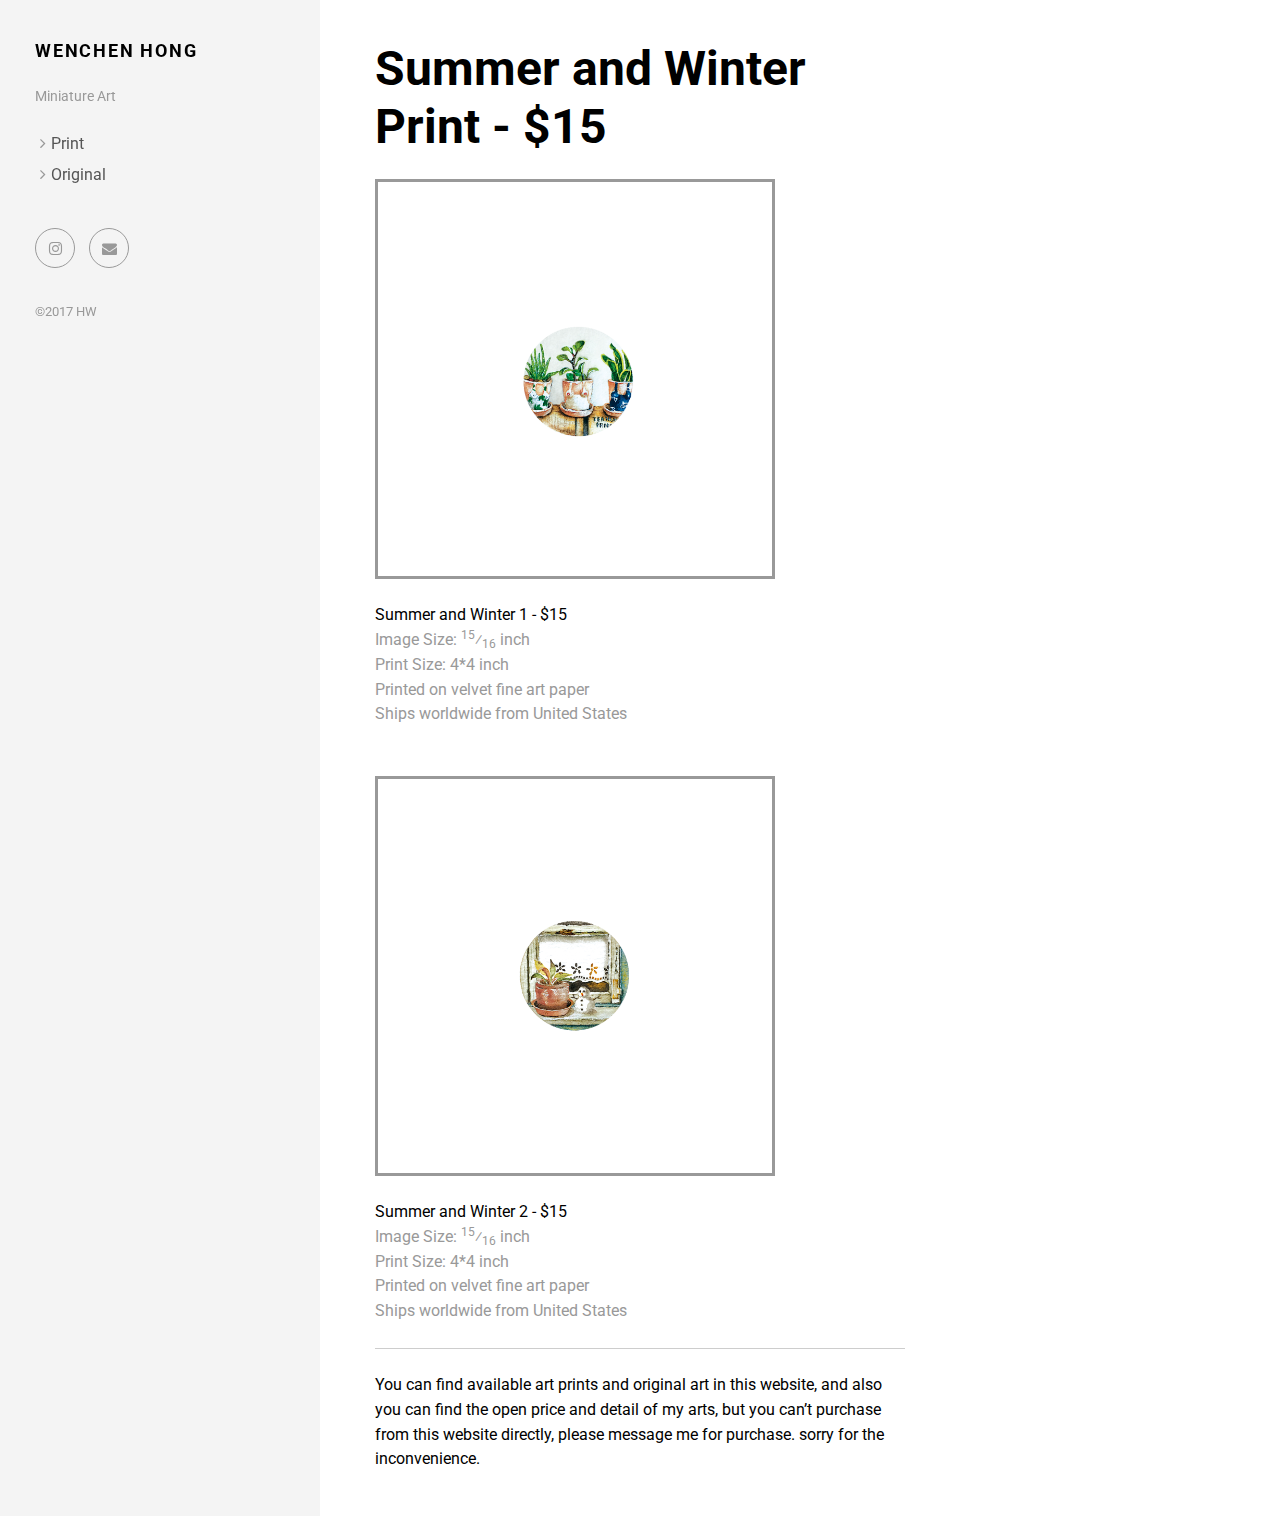
<file: portfolio/summer/index.html>
<!DOCTYPE html>
<html lang="en-us">
<head><meta charset="utf-8">
<meta http-equiv="X-UA-Compatible" content="IE=edge">
<title>Summer and Winter Print - $15</title>
<meta name="description" content="WH Miniature Art">
<meta name="viewport" content="width=device-width, initial-scale=1">
<meta name="robots" content="all,follow">
<meta name="googlebot" content="index,follow,snippet,archive">
<link rel="stylesheet" href="/css/bootstrap.min.css">
<link rel="stylesheet" href="//fonts.googleapis.com/css?family=Roboto:400,300,700,400italic">
<link rel="stylesheet" href="/css/font-awesome.min.css">
<link rel="stylesheet" href="/css/owl.carousel.css">
<link rel="stylesheet" href="/css/owl.theme.css">


  <link href="/css/style.default.css" rel="stylesheet" id="theme-stylesheet">

 

  
    <!--[if lt IE 9]>
        <script src="https://oss.maxcdn.com/html5shiv/3.7.2/html5shiv.min.js"></script>
        <script src="https://oss.maxcdn.com/respond/1.4.2/respond.min.js"></script>
    <![endif]-->
  


<link href="/css/custom.css" rel="stylesheet">
<link rel="shortcut icon" href="/img/favicon.png">


</head>
<body>
  <div id="all">
      <div class="container-fluid">
          <div class="row row-offcanvas row-offcanvas-left">
              <div id="sidebar" class="col-xs-6 col-sm-4 col-md-3 sidebar-offcanvas">
  <div class="sidebar-content">
    <h1 class="sidebar-heading"><a href="/">Wenchen Hong</a></h1>
    
      <p class="sidebar-p">Miniature Art</p>
    
    <ul class="sidebar-menu">
      
      
        <li><a href="/">Print</a></li>
      
        <li><a href="/about/">Original</a></li>
      
    </ul>
    <p class="social">
  
  
  
  
  <a href="https://www.instagram.com/wenchenhong/" title="" class="external instagram">
    <i class="fa fa-instagram"></i>
  </a>
  
  
  <a href="mailto:beckyhwc@gmail.com" data-animate-hover="pulse" class="email">
    <i class="fa fa-envelope"></i>
  </a>
  
  
  
  
</p>


    <div class="copyright">
      <p class="credit">
        
          &copy;2017 HW
        
      </p>
    </div>
  </div>
</div>

              
<div class="col-xs-12 col-sm-8 col-md-9 content-column white-background">
  <div class="small-navbar visible-xs">
  <button type="button" data-toggle="offcanvas" class="btn btn-ghost pull-left"> <i class="fa fa-align-left"> </i>Menu</button>
  <h1 class="small-navbar-heading"><a href="/">Wenchen Hong</a></h1>
</div>

  <div class="row">
    <div class="col-lg-8">
      <div class="content-column-content">
         <h1>Summer and Winter Print - $15</h1>
         <p></p>

<p><img src="/img/portfolio/summer/summer1.jpg" alt="summer1" /></p>

<p><span>Summer and Winter 1 - $15</span><br>
Image Size: <sup>15</sup>&frasl;<sub>16</sub> inch<br>
Print Size: 4*4 inch<br>
Printed on velvet fine art paper<br>
Ships worldwide from United States
<br>
<br></p>

<p><img src="/img/portfolio/summer/summer2.jpg" alt="summer2" /></p>

<p><span>Summer and Winter 2 - $15</span><br>
Image Size: <sup>15</sup>&frasl;<sub>16</sub> inch<br>
Print Size: 4*4 inch<br>
Printed on velvet fine art paper<br>
Ships worldwide from United States</p>

<hr />

<p><span>
You can find available art prints and original art in this website, and also you can find the open price and detail of my arts, but you can’t purchase from this website directly, please message me for purchase. sorry for the inconvenience.
</span></p>
         
      </div>
    </div>
  </div>
</div>

          </div>
      </div>
  </div>
  <script src="/js/jquery.min.js"></script>
<script src="/js/bootstrap.min.js"></script>
<script src="/js/jquery.cookie.js"> </script>
<script src="/js/ekko-lightbox.js"></script>
<script src="/js/jquery.scrollTo.min.js"></script>
<script src="/js/masonry.pkgd.min.js"></script>
<script src="/js/imagesloaded.pkgd.min.js"></script>
<script src="/js/owl.carousel.min.js"></script>
<script src="/js/front.js"></script>

</body>
</html>
</file>
<file: css/custom.css>
.box-masonry img {
  border-color: white;
}
img {
  width: 400px;
  border-style: solid;
  border-width: 3px;
}
span {
  color: black;
}
</file>
<file: css/style.default.css>
/*
=========================================
=========================================

Startup Template By Bootstrapious.com

=========================================
========================================= */
/* variant 6  - pink */
/*

=====================
GENERAL
=====================

*/
html,
body {
  overflow-x: hidden;
  /* Prevent scroll on narrow devices */
}
header {
  z-index: 1000;
}
section {
  position: relative;
  padding-top: 90px;
  padding-bottom: 90px;
}
section.background-gray-lighter {
  background: #cdcdcd;
}
section.background-gray-lightest {
  background: #f7f7f7;
  border-top: solid 1px #cdcdcd;
  border-bottom: solid 1px #cdcdcd;
}
section.background-secondary {
  background: #60c5ba;
  border-top: solid 1px #338c82;
  border-bottom: solid 1px #338c82;
}
.section-inverse {
  color: #fff;
}
.section-inverse h1,
.section-inverse h2,
.section-inverse h3,
.section-inverse h4,
.section-inverse h5,
.section-inverse h6 {
  color: #fff;
}
.section-inverse .heading:after {
  background: #fff;
}
.italic {
  font-style: italic;
  font-family: "Georgia", "Times New Roman", Times, serif;
}
.img-responsive {
  margin: 0 auto;
}
.no-space .box {
  margin: 0 -15px;
}
.margin-top {
  margin-top: 30px;
}
.margin-top--big {
  margin-top: 60px !important;
}
.margin-bottom {
  margin-bottom: 30px;
}
.margin-bottom--big {
  margin-bottom: 60px !important;
}
.margin-bottom--zero {
  margin-bottom: 0 !important;
}
.no-padding-top {
  padding-top: 0;
}
.no-padding-bottom {
  padding-bottom: 0;
}
.padding--small {
  padding-top: 30px;
  padding-bottom: 30px;
}
.weight-300 {
  font-weight: 300 !important;
}
.weight-500 {
  font-weight: 500 !important;
}
.weight-700 {
  font-weight: 700 !important;
}
.text-gray {
  color: #555555;
}
.text-gray-light {
  color: #999999;
}
.text-gray-lighter {
  color: #cdcdcd;
}
@media (max-width: 991px) {
  .text-center-mobile {
    text-align: center !important;
  }
}
a,
button {
  -webkit-transition: all 0.2s ease-out;
  -moz-transition: all 0.2s ease-out;
  transition: all 0.2s ease-out;
}
a i.fa,
button i.fa {
  margin: 0 5px;
}
.clickable {
  cursor: pointer !important;
}
.required {
  color: #ef5285;
}
.accent {
  color: #ef5285;
}
.text-uppercase {
  text-transform: uppercase;
  letter-spacing: 0.1em;
}
.list-style-none {
  list-style: none;
}
.btn-ghost {
  color: #ef5285;
  background-color: transparent;
  border-color: #ef5285;
}
.btn-ghost:hover,
.btn-ghost:focus,
.btn-ghost:active,
.btn-ghost.active,
.open .dropdown-toggle.btn-ghost {
  color: #ef5285;
  background-color: rgba(0, 0, 0, 0);
  border-color: #ea1a5d;
}
.btn-ghost:active,
.btn-ghost.active,
.open .dropdown-toggle.btn-ghost {
  background-image: none;
}
.btn-ghost.disabled,
.btn-ghost[disabled],
fieldset[disabled] .btn-ghost,
.btn-ghost.disabled:hover,
.btn-ghost[disabled]:hover,
fieldset[disabled] .btn-ghost:hover,
.btn-ghost.disabled:focus,
.btn-ghost[disabled]:focus,
fieldset[disabled] .btn-ghost:focus,
.btn-ghost.disabled:active,
.btn-ghost[disabled]:active,
fieldset[disabled] .btn-ghost:active,
.btn-ghost.disabled.active,
.btn-ghost[disabled].active,
fieldset[disabled] .btn-ghost.active {
  background-color: transparent;
  border-color: #ef5285;
}
.btn-ghost .badge {
  color: transparent;
  background-color: #ef5285;
}
.btn-ghost:hover,
.btn-ghost:focus,
.btn-ghost:active,
.btn-ghost.active,
.open .dropdown-toggle.btn-ghost {
  color: #fff;
  background-color: #ef5285;
  border-color: #ef5285;
}
.btn-ghost-black {
  color: #000000;
  background-color: transparent;
  border-color: #000000;
}
.btn-ghost-black:hover,
.btn-ghost-black:focus,
.btn-ghost-black:active,
.btn-ghost-black.active,
.open .dropdown-toggle.btn-ghost-black {
  color: #000000;
  background-color: rgba(0, 0, 0, 0);
  border-color: #000000;
}
.btn-ghost-black:active,
.btn-ghost-black.active,
.open .dropdown-toggle.btn-ghost-black {
  background-image: none;
}
.btn-ghost-black.disabled,
.btn-ghost-black[disabled],
fieldset[disabled] .btn-ghost-black,
.btn-ghost-black.disabled:hover,
.btn-ghost-black[disabled]:hover,
fieldset[disabled] .btn-ghost-black:hover,
.btn-ghost-black.disabled:focus,
.btn-ghost-black[disabled]:focus,
fieldset[disabled] .btn-ghost-black:focus,
.btn-ghost-black.disabled:active,
.btn-ghost-black[disabled]:active,
fieldset[disabled] .btn-ghost-black:active,
.btn-ghost-black.disabled.active,
.btn-ghost-black[disabled].active,
fieldset[disabled] .btn-ghost-black.active {
  background-color: transparent;
  border-color: #000000;
}
.btn-ghost-black .badge {
  color: transparent;
  background-color: #000000;
}
.btn-ghost-black:hover,
.btn-ghost-black:focus,
.btn-ghost-black:active,
.btn-ghost-black.active,
.open .dropdown-toggle.btn-ghost-black {
  color: #fff;
  background-color: #000;
  border-color: #000;
}
.btn-white {
  color: #ffffff;
  background-color: transparent;
  border-color: #ffffff;
}
.btn-white:hover,
.btn-white:focus,
.btn-white:active,
.btn-white.active,
.open .dropdown-toggle.btn-white {
  color: #ffffff;
  background-color: rgba(0, 0, 0, 0);
  border-color: #e0e0e0;
}
.btn-white:active,
.btn-white.active,
.open .dropdown-toggle.btn-white {
  background-image: none;
}
.btn-white.disabled,
.btn-white[disabled],
fieldset[disabled] .btn-white,
.btn-white.disabled:hover,
.btn-white[disabled]:hover,
fieldset[disabled] .btn-white:hover,
.btn-white.disabled:focus,
.btn-white[disabled]:focus,
fieldset[disabled] .btn-white:focus,
.btn-white.disabled:active,
.btn-white[disabled]:active,
fieldset[disabled] .btn-white:active,
.btn-white.disabled.active,
.btn-white[disabled].active,
fieldset[disabled] .btn-white.active {
  background-color: transparent;
  border-color: #ffffff;
}
.btn-white .badge {
  color: transparent;
  background-color: #ffffff;
}
.btn-white:hover,
.btn-white:focus,
.btn-white:active,
.btn-white.active,
.open .dropdown-toggle.btn-white {
  color: #ffffff;
  background-color: #fff;
  border-color: #fff;
}
.icon {
  display: inline-block;
  width: 60px;
  height: 60px;
  line-height: 60px;
  border-radius: 30px;
  border: solid 1px #ef5285;
  color: #ef5285;
  -webkit-transition: all 0.2s ease-out;
  -moz-transition: all 0.2s ease-out;
  transition: all 0.2s ease-out;
  font-size: 30px;
  margin: 0 auto 30px;
  text-align: center;
}
.icon.brand-secondary {
  border-color: #60c5ba;
  color: #60c5ba;
}
.icon.brand-terciary {
  border-color: #008c9e;
  color: #008c9e;
}
.icon.brand-four {
  border-color: #feee7d;
  color: #feee7d;
}
/*

=====================
SIDEBAR + RIGHT COLUMN
=====================

*/
#sidebar {
  padding-top: 40px;
}
/*modified sidebar to follow scroll */
.sidebar-content {
    position: fixed;
    width: inherit;
    z-index: 0;
    padding: 0 1em 0 0.2em;
}
@media screen and (min-width: 992px) {
  .sidebar-content {
    padding-left: 20px;
    padding-right: 20px;
  }
}
.sidebar-heading {
  font-size: 18px;
  text-transform: uppercase;
  letter-spacing: 0.1em;
}
.sidebar-heading a {
  color: #000;
  text-decoration: none;
  -webkit-transition: all 0.2s ease-out;
  -moz-transition: all 0.2s ease-out;
  transition: all 0.2s ease-out;
}
.sidebar-heading a:hover {
  border-bottom: dotted 1px #ef5285;
  color: #000;
  text-decoration: none;
}
.sidebar-p {
  color: #999999;
  font-size: 14px;
}
.sidebar-menu {
  list-style-type: none;
  padding-left: 20px;
  margin-bottom: 40px;
}
.sidebar-menu li {
  margin-bottom: 5px;
}
.sidebar-menu li a {
  color: #555555;
}
.sidebar-menu li:before {
  font-family: 'FontAwesome';
  content: '\f105';
  margin: 0 5px 0 -15px;
  color: #999999;
}
.sidebar-menu li.active a {
  color: #ef5285;
  font-weight: bold;
}
.sidebar-menu li.active:before {
  color: #ef5285;
}
.sidebar-menu li:hover a {
  text-decoration: none;
  color: #ef5285;
}
.sidebar-menu li:hover:before {
  color: #ef5285;
}
.content-column {
  padding-top: 40px;
}
.content-column.white-background {
  background: #fff;
  min-height: 100vh;
}
.grid {
  padding-top: 5px;
  overflow-y: hidden;
}
.content-column-content {
  padding-left: 20px;
  padding-right: 20px;
  padding-bottom: 20px;
}
@media (min-width: 1200px) {
  .content-column-content {
    padding-left: 40px;
    padding-right: 40px;
  }
}
.content-column-content p.lead {
  color: #555555;
}
.content-column-content p,
.content-column-content li {
  color: #999999;
}
.content-column-content ul li {
  list-style-type: none;
}
.content-column-content ul li:before {
  font-family: 'FontAwesome';
  content: '\f105';
  margin: 0 5px 0 -15px;
  color: #ef5285;
}
.small-navbar {
  margin-bottom: 20px;
}
.small-navbar:before,
.small-navbar:after {
  content: " ";
  display: table;
}
.small-navbar:after {
  clear: both;
}
.small-navbar-heading {
  float: right;
  font-size: 18px;
  text-transform: uppercase;
  letter-spacing: 0.1em;
  margin-top: 10px;
}
.small-navbar-heading a {
  color: #000;
  text-decoration: none;
  -webkit-transition: all 0.2s ease-out;
  -moz-transition: all 0.2s ease-out;
  transition: all 0.2s ease-out;
}
.small-navbar-heading a:hover {
  border-bottom: dotted 1px #ef5285;
  color: #000;
  text-decoration: none;
}
/*

=====================
OFF-CANVAS SIDEBAR BEHAVIOUR
=====================

*/
@media screen and (max-width: 767px) {
  .row-offcanvas {
    position: relative;
    -webkit-transition: all 0.25s ease-out;
    -o-transition: all 0.25s ease-out;
    transition: all 0.25s ease-out;
    opacity: 1;
  }
  .row-offcanvas-right {
    right: 0;
  }
  .row-offcanvas-left {
    left: 0;
  }
  .row-offcanvas-right .sidebar-offcanvas {
    right: -50%;
    /* 6 columns */
  }
  .row-offcanvas-left .sidebar-offcanvas {
    left: -48%;
    /* 6 columns */
  }
  .row-offcanvas-right.active {
    right: 50%;
    /* 6 columns */
  }
  .row-offcanvas-left.active {
    left: 50%;
    /* 6 columns */
  }
  .sidebar-offcanvas {
    position: absolute;
    top: 0;
    width: 50%;
    /* 6 columns */
  }
}
/*

=====================
SERVICES / INTEGRATIONS
=====================

*/
.services {
  margin-top: 80px;
  text-align: center;
}
.services .services-heading {
  text-transform: uppercase;
  letter-spacing: 0.1em;
  font-size: 18px;
  font-weight: 400;
  color: #999999;
  margin-bottom: 40px;
}
.services .heading {
  font-size: 18px;
  font-weight: 700;
  margin-bottom: 20px;
  text-align: center;
}
.services .heading:after {
  content: " ";
  display: block;
  width: 100px;
  height: 1px;
  margin: 20px auto 20px;
  background: #ef5285;
}
.services p {
  font-size: 14px;
  line-height: 1.5;
  margin-bottom: 60px;
  color: #999999;
}
/*

=====================
CUSTOMERS
=====================

*/
.customer {
  text-align: center;
}
.customer img {
  display: inline-block;
  margin-top: 10px;
  margin-bottom: 10px;
  -webkit-filter: grayscale(100%);
  filter: grayscale(100%);
}
.customer img:hover {
  -webkit-filter: grayscale(0);
  filter: grayscale(0);
}
/*

=====================
SIGN UP FORM
=====================

*/
@media (max-width: 991px) {
  .sign-up-form .form-control {
    margin-bottom: 20px;
  }
  .sign-up-form .btn {
    margin-bottom: 20px;
  }
}
@media (min-width: 768px) {
  .sign-up-form .form-control {
    width: 350px;
  }
}
/*

=====================
SOCIAL LINKS
=====================

*/
.contact-form {
  margin-bottom: 20px;
}
p.social {
  margin-top: 20px;
}
p.social a {
  margin: 0 10px 10px 0;
  color: #fff;
  display: inline-block;
  width: 40px;
  height: 40px;
  border-radius: 20px;
  line-height: 40px;
  font-size: 15px;
  text-align: center;
  vertical-align: bottom;
  border: solid 1px #999999;
  color: #999999;
  -webkit-transition: all 0.2s ease-out;
  -moz-transition: all 0.2s ease-out;
  transition: all 0.2s ease-out;
  /*
             &.facebook {background-color: #4460ae; border-color: #4460ae;}
             &.gplus {background-color: #c21f25; border-color: #c21f25;}
             &.twitter {background-color: #3cf; border-color: #3cf;}
             &.instagram {background-color: #cd4378; border-color: #cd4378;}
             &.email {background-color: #4a7f45; border-color: #4a7f45;}
             &.link {background-color: #871AFF; border-color: #871AFF;}
             */
}
p.social a:hover {
  color: #ef5285;
  border-color: #ef5285;
}
p.social a i {
  vertical-align: bottom;
  line-height: 40px;
}
p.social.social--outline a {
  background: transparent;
}
p.social.social--outline a.facebook {
  color: #4460ae;
  border-color: #4460ae;
}
p.social.social--outline a.gplus {
  color: #c21f25;
  border-color: #c21f25;
}
p.social.social--outline a.twitter {
  color: #3cf;
  border-color: #3cf;
}
p.social.social--outline a.instagram {
  color: #cd4378;
  border-color: #cd4378;
}
p.social.social--outline a.email {
  color: #4a7f45;
  border-color: #4a7f45;
}
p.social.social--outline a.link {
  color: #871AFF;
  border-color: #871AFF;
}
p.social.social--big a {
  width: 60px;
  height: 60px;
  border-radius: 30px;
  line-height: 60px;
  font-size: 25px;
}
p.social.social--big i {
  line-height: 60px;
}
/*

=====================
COPYRIGHT
=====================

*/
.copyright {
  color: #999999;
  font-size: 13px;
}
.copyright p.credit {
  margin-bottom: 10px;
}
.copyright p.credit a {
  color: #999999;
}
@media (max-width: 991px) {
  .copyright p.credit {
    text-align: center !important;
  }
}
@media (max-width: 991px) {
  .copyright {
    text-align: center !important;
  }
}
/*

=====================
MAIN PORTFOLIO SLIDER
=====================

*/
#main-slider {
  margin-bottom: 40px;
  opacity: 0;
}
#main-slider ul li div {
  width: 100%;
}
#main-slider .owl-wrapper-outer {
  box-shadow: 0 1px 5px #ccc;
}
#main-slider .owl-controls .owl-buttons {
  display: none;
}
#main-slider .owl-controls .owl-page.active span,
#main-slider .owl-controls.clickable .owl-page:hover span {
  background: #ef5285;
}
/*

=====================
ABOUT
=====================

*/
.progress-title {
  text-align: left;
  font-weight: 700;
  text-transform: uppercase;
  letter-spacing: 0.1em;
  color: #999999;
  font-size: 12px;
}
.progress-bar-skill1 {
  background-color: #d1d1d1;
  background-color: #f8afc7;
}
.progress-striped .progress-bar-skill1 {
  background-image: -webkit-linear-gradient(45deg, rgba(255, 255, 255, 0.15) 25%, transparent 25%, transparent 50%, rgba(255, 255, 255, 0.15) 50%, rgba(255, 255, 255, 0.15) 75%, transparent 75%, transparent);
  background-image: linear-gradient(45deg, rgba(255, 255, 255, 0.15) 25%, transparent 25%, transparent 50%, rgba(255, 255, 255, 0.15) 50%, rgba(255, 255, 255, 0.15) 75%, transparent 75%, transparent);
}
.progress-striped .progress-bar-skill1 {
  background-image: -webkit-linear-gradient(45deg, rgba(255, 255, 255, 0.15) 25%, transparent 25%, transparent 50%, rgba(255, 255, 255, 0.15) 50%, rgba(255, 255, 255, 0.15) 75%, transparent 75%, transparent);
  background-image: linear-gradient(45deg, rgba(255, 255, 255, 0.15) 25%, transparent 25%, transparent 50%, rgba(255, 255, 255, 0.15) 50%, rgba(255, 255, 255, 0.15) 75%, transparent 75%, transparent);
}
.progress-bar-skill2 {
  background-color: #c8c7c7;
  background-color: #f598b6;
}
.progress-striped .progress-bar-skill2 {
  background-image: -webkit-linear-gradient(45deg, rgba(255, 255, 255, 0.15) 25%, transparent 25%, transparent 50%, rgba(255, 255, 255, 0.15) 50%, rgba(255, 255, 255, 0.15) 75%, transparent 75%, transparent);
  background-image: linear-gradient(45deg, rgba(255, 255, 255, 0.15) 25%, transparent 25%, transparent 50%, rgba(255, 255, 255, 0.15) 50%, rgba(255, 255, 255, 0.15) 75%, transparent 75%, transparent);
}
.progress-striped .progress-bar-skill2 {
  background-image: -webkit-linear-gradient(45deg, rgba(255, 255, 255, 0.15) 25%, transparent 25%, transparent 50%, rgba(255, 255, 255, 0.15) 50%, rgba(255, 255, 255, 0.15) 75%, transparent 75%, transparent);
  background-image: linear-gradient(45deg, rgba(255, 255, 255, 0.15) 25%, transparent 25%, transparent 50%, rgba(255, 255, 255, 0.15) 50%, rgba(255, 255, 255, 0.15) 75%, transparent 75%, transparent);
}
.progress-bar-skill3 {
  background-color: #bdbdbd;
  background-color: #f381a6;
}
.progress-striped .progress-bar-skill3 {
  background-image: -webkit-linear-gradient(45deg, rgba(255, 255, 255, 0.15) 25%, transparent 25%, transparent 50%, rgba(255, 255, 255, 0.15) 50%, rgba(255, 255, 255, 0.15) 75%, transparent 75%, transparent);
  background-image: linear-gradient(45deg, rgba(255, 255, 255, 0.15) 25%, transparent 25%, transparent 50%, rgba(255, 255, 255, 0.15) 50%, rgba(255, 255, 255, 0.15) 75%, transparent 75%, transparent);
}
.progress-striped .progress-bar-skill3 {
  background-image: -webkit-linear-gradient(45deg, rgba(255, 255, 255, 0.15) 25%, transparent 25%, transparent 50%, rgba(255, 255, 255, 0.15) 50%, rgba(255, 255, 255, 0.15) 75%, transparent 75%, transparent);
  background-image: linear-gradient(45deg, rgba(255, 255, 255, 0.15) 25%, transparent 25%, transparent 50%, rgba(255, 255, 255, 0.15) 50%, rgba(255, 255, 255, 0.15) 75%, transparent 75%, transparent);
}
.progress-bar-skill4 {
  background-color: #b3b2b2;
  background-color: #f16995;
}
.progress-striped .progress-bar-skill4 {
  background-image: -webkit-linear-gradient(45deg, rgba(255, 255, 255, 0.15) 25%, transparent 25%, transparent 50%, rgba(255, 255, 255, 0.15) 50%, rgba(255, 255, 255, 0.15) 75%, transparent 75%, transparent);
  background-image: linear-gradient(45deg, rgba(255, 255, 255, 0.15) 25%, transparent 25%, transparent 50%, rgba(255, 255, 255, 0.15) 50%, rgba(255, 255, 255, 0.15) 75%, transparent 75%, transparent);
}
.progress-striped .progress-bar-skill4 {
  background-image: -webkit-linear-gradient(45deg, rgba(255, 255, 255, 0.15) 25%, transparent 25%, transparent 50%, rgba(255, 255, 255, 0.15) 50%, rgba(255, 255, 255, 0.15) 75%, transparent 75%, transparent);
  background-image: linear-gradient(45deg, rgba(255, 255, 255, 0.15) 25%, transparent 25%, transparent 50%, rgba(255, 255, 255, 0.15) 50%, rgba(255, 255, 255, 0.15) 75%, transparent 75%, transparent);
}
.progress-bar-skill5 {
  background-color: #a9a8a8;
  background-color: #ef5285;
}
.progress-striped .progress-bar-skill5 {
  background-image: -webkit-linear-gradient(45deg, rgba(255, 255, 255, 0.15) 25%, transparent 25%, transparent 50%, rgba(255, 255, 255, 0.15) 50%, rgba(255, 255, 255, 0.15) 75%, transparent 75%, transparent);
  background-image: linear-gradient(45deg, rgba(255, 255, 255, 0.15) 25%, transparent 25%, transparent 50%, rgba(255, 255, 255, 0.15) 50%, rgba(255, 255, 255, 0.15) 75%, transparent 75%, transparent);
}
.progress-striped .progress-bar-skill5 {
  background-image: -webkit-linear-gradient(45deg, rgba(255, 255, 255, 0.15) 25%, transparent 25%, transparent 50%, rgba(255, 255, 255, 0.15) 50%, rgba(255, 255, 255, 0.15) 75%, transparent 75%, transparent);
  background-image: linear-gradient(45deg, rgba(255, 255, 255, 0.15) 25%, transparent 25%, transparent 50%, rgba(255, 255, 255, 0.15) 50%, rgba(255, 255, 255, 0.15) 75%, transparent 75%, transparent);
}
/*

=====================
EKKO LIGHTBOX
=====================

*/
.ekko-lightbox-container {
  position: relative;
}
.ekko-lightbox-nav-overlay {
  position: absolute;
  top: 0;
  left: 0;
  z-index: 100;
  width: 100%;
  height: 100%;
}
.ekko-lightbox-nav-overlay a {
  z-index: 100;
  display: block;
  width: 49%;
  height: 100%;
  font-size: 30px;
  color: #fff;
  opacity: 0;
  text-decoration: none !important;
  -webkit-transition: opacity 0.5s;
  -moz-transition: opacity 0.5s;
  -o-transition: opacity 0.5s;
  transition: opacity 0.5s;
}
.ekko-lightbox-nav-overlay a:empty {
  width: 49%;
  color: transparent;
}
.ekko-lightbox a:hover,
a:focus,
a:active {
  text-decoration: none;
  opacity: 1;
  color: #fff;
}
.ekko-lightbox .glyphicon-chevron-left {
  left: 0;
  float: left;
  padding-left: 15px;
  text-align: left;
}
.ekko-lightbox .glyphicon-chevron-right {
  right: 0;
  float: right;
  padding-right: 15px;
  text-align: right;
}
.ekko-lightbox .modal-footer {
  text-align: left;
}
.grid {
  margin-right: -15px;
  margin-left: -15px;
}
.box-masonry {
  background: #fff;
  margin-bottom: 30px;
  position: relative;
  box-shadow: 0 0 5px #ccc;
  -webkit-transition: all 0.2s ease-out;
  -moz-transition: all 0.2s ease-out;
  transition: all 0.2s ease-out;
  overflow: hidden;
  text-overflow: ellipsis;
}
.box-masonry h4 {
  font-size: 16px;
  line-height: 1.5;
  font-weight: 700;
  text-transform: uppercase;
  letter-spacing: 0.1em;
}
.box-masonry h4 a {
  color: #000;
  border-bottom: solid 1px transparent;
}
.box-masonry h4 a:hover {
  border-bottom: dotted 1px #ef5285;
  color: #000;
  text-decoration: none;
}
.box-masonry .box-masonry-text {
  padding: 15px 20px 15px;
}
.box-masonry .box-masonry-text p {
  color: #999999;
  font-size: 14px;
}
.box-masonry .box-masonry-hover-text-header {
  position: absolute;
  left: 0;
  right: 0;
  top: 0;
  padding: 15px 20px 15px;
  opacity: 0;
  -webkit-transition: all 0.2s ease-out;
  -moz-transition: all 0.2s ease-out;
  transition: all 0.2s ease-out;
  color: #555555;
}
.box-masonry .box-masonry-hover-text-header p {
  font-size: 14px;
}
.box-masonry .box-masonry-hover-text-header h4 a {
  color: #555555;
}
.box-masonry .box-masonry-hover-center {
  position: absolute;
  width: 100%;
  top: 30%;
  opacity: 0;
  padding-left: 20px;
  -webkit-transition: all 0.2s ease-out;
  -moz-transition: all 0.2s ease-out;
  transition: all 0.2s ease-out;
  text-align: center;
}
.box-masonry .box-masonry-hover-center .see-more-icon {
  color: #555555;
  font-size: 50px;
}
.box-masonry:hover {
  box-shadow: 0 0 5px #999;
}
.box-masonry:hover .box-masonry-hover-text-header {
  opacity: 1;
}
.box-masonry:hover .box-masonry-hover-center {
  opacity: 1;
}
.box-masonry:hover .box-masonry-image.with-hover-overlay:before {
  opacity: 0.8;
}
.box-masonry:hover .box-masonry-image.with-hover-icon:after {
  opacity: 0.7;
}
.box-masonry h2:last-child,
.box-masonry p:last-child {
  margin-bottom: 0;
}
.box-masonry .box-masonry-image {
  display: block;
  position: relative;
  min-height: 100px;
  background: #ccc;
}
.box-masonry .box-masonry-image.with-hover-overlay:before {
  display: block;
  position: absolute;
  content: " ";
  background: #fff;
  opacity: 0;
  width: 100%;
  height: 100%;
  left: 0;
  top: 0;
  -webkit-transition: all 0.2s ease-out;
  -moz-transition: all 0.2s ease-out;
  transition: all 0.2s ease-out;
}
.box-masonry .box-masonry-image.with-hover-icon:after {
  display: block;
  position: absolute;
  width: 100%;
  left: 0;
  top: 50%;
  -webkit-transform: translate(0, -50%);
  -ms-transform: translate(0, -50%);
  transform: translate(0, -50%);
  opacity: 0;
  -webkit-transition: all 0.2s ease-out;
  -moz-transition: all 0.2s ease-out;
  transition: all 0.2s ease-out;
  font-family: 'FontAwesome';
  content: '\f105';
  text-align: center;
  font-size: 50px;
  color: #555555;
}
.box-masonry .box-masonry-image:hover {
  text-decoration: none;
}
.box-simple {
  text-align: center;
  margin-bottom: 48px;
}
.box-simple h3 {
  font-weight: normal;
  font-size: 24px;
  line-height: 1.5;
  color: #555555;
  font-weight: 400;
}
.box-simple h3 a {
  color: #555555;
}
.box-simple p {
  color: #999999;
}
.box-simple:hover .icon {
  -webkit-transform: scale(1.1, 1.1);
  -ms-transform: scale(1.1, 1.1);
  transform: scale(1.1, 1.1);
}
.box-simple:hover .icon i {
  -webkit-transform: scale(1, 1);
  -ms-transform: scale(1, 1);
  transform: scale(1, 1);
}
.box-simple.box-white {
  padding: 20px;
  border: dotted 1px #999999;
}
.box-simple.box-white .icon {
  color: #555555;
  border-color: transparent;
  font-size: 70px;
}
.box-simple.box-dark {
  padding: 20px;
  border: dotted 1px #999999;
  background: #555555;
  color: #fff;
}
.box-simple.box-dark .icon {
  color: #f7f7f7;
  border-color: transparent;
  font-size: 70px;
}
.box-simple.box-dark h3 {
  color: #fff;
}
.box-simple.box-dark h3 a {
  color: #fff;
}
.box-simple.box-dark p {
  color: #fff;
}
.box-image {
  position: relative;
  overflow: hidden;
  text-align: center;
  margin: 15px 0;
}
.box-image .bg {
  position: absolute;
  top: auto;
  bottom: 0;
  width: 100%;
  height: 100%;
  opacity: 0;
  filter: alpha(opacity=0);
  background: #ef5285;
}
.box-image .name {
  position: absolute;
  width: 100%;
  height: 50%;
  bottom: 0;
  -webkit-transform: translate(0, 100%);
  -ms-transform: translate(0, 100%);
  transform: translate(0, 100%);
  -webkit-transition: all 0.2s ease-out;
  -moz-transition: all 0.2s ease-out;
  transition: all 0.2s ease-out;
  color: #fff;
  padding: 0 20px;
}
.box-image .name h3 {
  color: #fff;
  text-transform: uppercase;
  font-size: 24px;
  letter-spacing: 0.08em;
}
.box-image .name h3 a {
  color: #fff;
  text-decoration: none;
}
.box-image .text {
  position: absolute;
  width: 100%;
  height: 50%;
  top: 0;
  -webkit-transform: translate(0, -150%);
  -ms-transform: translate(0, -150%);
  transform: translate(0, -150%);
  -webkit-transition: all 0.2s ease-out;
  -moz-transition: all 0.2s ease-out;
  transition: all 0.2s ease-out;
  color: #fff;
  padding: 0 20px;
}
.box-image:hover .bg {
  opacity: 0.7;
  filter: alpha(opacity=70);
}
.box-image:hover .name {
  position: absolute;
  -webkit-transform: translate(0, -75%);
  -ms-transform: translate(0, -75%);
  transform: translate(0, -75%);
}
.box-image:hover .text {
  position: absolute;
  -webkit-transform: translate(0, 100%);
  -ms-transform: translate(0, 100%);
  transform: translate(0, 100%);
}
.box-image-text {
  position: relative;
  background: #fff;
  overflow: hidden;
  text-align: center;
  margin: 15px 0;
}
.box-image-text .top {
  position: relative;
  margin-bottom: 10px;
}
.box-image-text .top .bg {
  position: absolute;
  top: auto;
  bottom: 0;
  width: 100%;
  height: 100%;
  opacity: 0;
  filter: alpha(opacity=0);
  background: #fff;
}
.box-image-text .top .logo {
  width: 100%;
  position: absolute;
  text-align: center;
  top: 50%;
  -webkit-transform: translate(0, -50%);
  -ms-transform: translate(0, -50%);
  transform: translate(0, -50%);
}
.box-image-text .top .name {
  position: absolute;
  width: 100%;
  height: 50%;
  bottom: 0;
  -webkit-transform: translate(0, 100%);
  -ms-transform: translate(0, 100%);
  transform: translate(0, 100%);
  -webkit-transition: all 0.2s ease-out;
  -moz-transition: all 0.2s ease-out;
  transition: all 0.2s ease-out;
  color: #fff;
  padding: 0 20px;
}
.box-image-text .top .name h3 {
  color: #fff;
  text-transform: uppercase;
  font-size: 24px;
  letter-spacing: 0.08em;
}
.box-image-text .top .name h3 a {
  color: #fff;
  text-decoration: none;
}
.box-image-text .top .name h4 {
  color: #fff;
  text-transform: uppercase;
  font-size: 24px;
  letter-spacing: 0.08em;
}
.box-image-text .top .name h4 a {
  color: #fff;
  text-decoration: none;
}
.box-image-text .top .text {
  position: absolute;
  width: 100%;
  height: 50%;
  top: 0;
  -webkit-transform: translate(0, -150%);
  -ms-transform: translate(0, -150%);
  transform: translate(0, -150%);
  -webkit-transition: all 0.2s ease-out;
  -moz-transition: all 0.2s ease-out;
  transition: all 0.2s ease-out;
  color: #fff;
  padding: 0 20px;
}
.box-image-text .content {
  padding: 15px 15px 0 15px;
}
.box-image-text .content h3,
.box-image-text .content h4 {
  text-transform: uppercase;
  line-height: 1.5;
  color: #555555;
  font-weight: 800;
  letter-spacing: 0.08em;
}
.box-image-text .content p {
  color: #999999;
}
.box-image-text.bg-visible .bg {
  opacity: 0.8;
  filter: alpha(opacity=80);
}
.box-image-text:hover .bg {
  opacity: 0.7;
  filter: alpha(opacity=70);
}
.box-image-text:hover .name {
  position: absolute;
  -webkit-transform: translate(0, -75%);
  -ms-transform: translate(0, -75%);
  transform: translate(0, -75%);
}
.box-image-text:hover .text {
  position: absolute;
  -webkit-transform: translate(0, 100%);
  -ms-transform: translate(0, 100%);
  transform: translate(0, 100%);
}
/*

=====================
STYLE SWITCHER FOR DEMO
=====================

*/
#style-switch-button {
  position: fixed;
  bottom: 200px;
  left: 0px;
  border-radius: 0;
  z-index: 2;
}
#style-switch {
  -webkit-box-sizing: border-box;
  -moz-box-sizing: border-box;
  box-sizing: border-box;
  width: 300px;
  padding: 20px;
  position: fixed;
  bottom: 240px;
  left: 0;
  background: #fff;
  border: solid 1px #cdcdcd;
  z-index: 2000;
}
#style-switch h4 {
  color: #555555;
}
/* ========================================= */
/* THEMING OF BOOTSTRAP COMPONENTS           */
/* ========================================= */
/* nav */
.nav {
  margin-bottom: 0;
  padding-left: 0;
  list-style: none;
}
.nav > li > a {
  padding: 10px 15px;
}
.nav > li > a:hover,
.nav > li > a:focus {
  background-color: #cdcdcd;
}
.nav > li.disabled > a {
  color: #999999;
}
.nav > li.disabled > a:hover,
.nav > li.disabled > a:focus {
  color: #999999;
}
.nav .open > a,
.nav .open > a:hover,
.nav .open > a:focus {
  background-color: #cdcdcd;
  border-color: #ef5285;
}
.nav-tabs {
  border-bottom: 1px solid #dddddd;
}
.nav-tabs > li > a {
  line-height: 1.55;
  border-radius: 0 0 0 0;
}
.nav-tabs > li > a:hover {
  border-color: #cdcdcd #cdcdcd #dddddd;
}
.nav-tabs > li.active > a,
.nav-tabs > li.active > a:hover,
.nav-tabs > li.active > a:focus {
  color: #555555;
  background-color: #f4f4f4;
  border: 1px solid #dddddd;
}
.nav-pills > li > a {
  border-radius: 0;
}
.nav-pills > li.active > a,
.nav-pills > li.active > a:hover,
.nav-pills > li.active > a:focus {
  color: #ffffff;
  background-color: #ef5285;
}
.nav-tabs-justified > li > a {
  border-radius: 0;
}
.nav-tabs-justified > .active > a,
.nav-tabs-justified > .active > a:hover,
.nav-tabs-justified > .active > a:focus {
  border: 1px solid #dddddd;
}
@media (min-width: 768px) {
  .nav-tabs-justified > li > a {
    border-bottom: 1px solid #dddddd;
    border-radius: 0 0 0 0;
  }
  .nav-tabs-justified > .active > a,
  .nav-tabs-justified > .active > a:hover,
  .nav-tabs-justified > .active > a:focus {
    border-bottom-color: #f4f4f4;
  }
}
/* navbar */
.navbar {
  font-family: "Roboto", Helvetica, Arial, sans-serif;
  min-height: 80px;
  margin-bottom: 0;
  border-top: none;
  border-bottom: none;
}
@media (min-width: 768px) {
  .navbar {
    border-radius: 0;
  }
}
.navbar-collapse {
  max-height: 340px;
  overflow-x: visible;
  padding-right: 15px;
  padding-left: 15px;
}
.navbar-collapse.in {
  overflow-y: auto;
}
@media (min-width: 768px) and (max-width: 991px) {
  .navbar-collapse {
    font-size: 14px;
  }
}
@media (min-width: 768px) {
  .navbar-collapse {
    width: auto;
    border-top: 0;
    box-shadow: none;
  }
  .navbar-collapse.collapse {
    display: block !important;
    height: auto !important;
    padding-bottom: 0;
    overflow: visible !important;
  }
  .navbar-collapse.in {
    overflow-y: visible;
  }
  .navbar-collapse.right {
    float: right;
  }
  .navbar-fixed-top .navbar-collapse,
  .navbar-static-top .navbar-collapse,
  .navbar-fixed-bottom .navbar-collapse {
    padding-left: 0;
    padding-right: 0;
  }
}
.container > .navbar-header,
.container-fluid > .navbar-header,
.container > .navbar-collapse,
.container-fluid > .navbar-collapse {
  margin-right: -15px;
  margin-left: -15px;
}
@media (min-width: 768px) {
  .container > .navbar-header,
  .container-fluid > .navbar-header,
  .container > .navbar-collapse,
  .container-fluid > .navbar-collapse {
    margin-right: 0;
    margin-left: 0;
  }
}
.navbar-brand {
  float: left;
  padding: 10px 15px;
  font-size: 20px;
  line-height: 24px;
  height: 80px;
}
.navbar-brand:hover,
.navbar-brand:focus {
  text-decoration: none;
}
@media (min-width: 768px) {
  .navbar > .container .navbar-brand,
  .navbar > .container-fluid .navbar-brand {
    margin-left: -15px;
  }
}
.navbar-toggle {
  padding: 9px 10px !important;
  margin-right: 15px;
  border-radius: 0;
}
.navbar-nav {
  margin: 14px -15px;
}
.navbar-nav > li > a {
  padding-top: 10px;
  padding-bottom: 10px;
  line-height: 24px;
}
@media (max-width: 767px) {
  .navbar-nav .open .dropdown-menu > li > a,
  .navbar-nav .open .dropdown-menu .dropdown-header {
    padding: 5px 15px 5px 25px;
  }
  .navbar-nav .open .dropdown-menu > li > a {
    line-height: 24px;
  }
  .navbar-nav .open .dropdown-menu > li > a:hover,
  .navbar-nav .open .dropdown-menu > li > a:focus {
    background-image: none;
  }
}
@media (min-width: 768px) {
  .navbar-nav {
    margin: 0 auto;
    display: table;
    table-layout: fixed;
    float: left;
  }
  .navbar-nav > li {
    float: left;
  }
  .navbar-nav > li > a {
    padding-top: 28px;
    padding-bottom: 28px;
  }
  .navbar-nav.navbar-right:last-child {
    margin-right: -15px;
  }
}
.navbar-form {
  margin-left: -15px;
  margin-right: -15px;
  padding: 10px 15px;
  border: none;
  margin-top: 21px;
  margin-bottom: 21px;
}
@media (max-width: 767px) {
  .navbar-form .form-group {
    margin-bottom: 5px;
  }
}
.navbar-btn {
  margin-top: 21px;
  margin-bottom: 21px;
}
.navbar-btn.btn-sm {
  margin-top: 23.5px;
  margin-bottom: 23.5px;
}
.navbar-btn.btn-xs {
  margin-top: 29px;
  margin-bottom: 29px;
}
.navbar-text {
  margin-top: 28px;
  margin-bottom: 28px;
}
@media (min-width: 768px) {
  .navbar-text {
    float: left;
    margin-left: 15px;
    margin-right: 15px;
  }
  .navbar-text.navbar-right:last-child {
    margin-right: 0;
  }
}
.navbar-default {
  background-color: #ffffff;
  border-bottom-color: transparent;
}
.navbar-default .navbar-brand {
  color: #60c5ba;
}
.navbar-default .navbar-brand:hover,
.navbar-default .navbar-brand:focus {
  color: #41b1a5;
  background-color: transparent;
}
.navbar-default .navbar-text {
  color: #777777;
}
.navbar-default .navbar-nav > li > a {
  color: #60c5ba;
}
.navbar-default .navbar-nav > li > a:hover,
.navbar-default .navbar-nav > li > a:focus {
  color: #f381a6;
  background-color: transparent;
}
.navbar-default .navbar-nav > .active > a,
.navbar-default .navbar-nav > .active > a:hover,
.navbar-default .navbar-nav > .active > a:focus {
  color: #f381a6;
  background-color: transparent;
}
.navbar-default .navbar-nav > .disabled > a,
.navbar-default .navbar-nav > .disabled > a:hover,
.navbar-default .navbar-nav > .disabled > a:focus {
  color: #cccccc;
  background-color: transparent;
}
.navbar-default .navbar-toggle {
  border-color: transparent;
}
.navbar-default .navbar-toggle:hover,
.navbar-default .navbar-toggle:focus {
  background-color: transparent;
}
.navbar-default .navbar-toggle .icon-bar {
  background-color: #60c5ba;
}
.navbar-default .navbar-collapse {
  border-color: transparent;
}
.navbar-default .navbar-nav > .open > a,
.navbar-default .navbar-nav > .open > a:hover,
.navbar-default .navbar-nav > .open > a:focus {
  background-color: transparent;
  color: #f381a6;
}
@media (max-width: 767px) {
  .navbar-default .navbar-nav .open .dropdown-menu > li > a {
    color: #60c5ba;
  }
  .navbar-default .navbar-nav .open .dropdown-menu > li > a:hover,
  .navbar-default .navbar-nav .open .dropdown-menu > li > a:focus {
    color: #f381a6;
    background-color: transparent;
  }
  .navbar-default .navbar-nav .open .dropdown-menu > .active > a,
  .navbar-default .navbar-nav .open .dropdown-menu > .active > a:hover,
  .navbar-default .navbar-nav .open .dropdown-menu > .active > a:focus {
    color: #f381a6;
    background-color: transparent;
  }
  .navbar-default .navbar-nav .open .dropdown-menu > .disabled > a,
  .navbar-default .navbar-nav .open .dropdown-menu > .disabled > a:hover,
  .navbar-default .navbar-nav .open .dropdown-menu > .disabled > a:focus {
    color: #cccccc;
    background-color: transparent;
  }
}
.navbar-default .navbar-link {
  color: #60c5ba;
}
.navbar-default .navbar-link:hover {
  color: #f381a6;
}
/* dropdowns */
.dropdown-menu {
  z-index: 1000;
  font-size: 14px;
  background-color: #ffffff;
  border: 1px solid #cccccc;
  border: 1px solid rgba(0, 0, 0, 0.15);
  border-radius: 0;
}
.dropdown-menu .divider {
  height: 1px;
  margin: 11px 0;
  overflow: hidden;
  background-color: #e5e5e5;
}
.dropdown-menu > li > a {
  line-height: 1.55;
  color: #555555;
}
.dropdown-menu > li > a:hover,
.dropdown-menu > li > a:focus {
  color: #262626;
  background-color: #f5f5f5;
}
.dropdown-menu > .active > a,
.dropdown-menu > .active > a:hover,
.dropdown-menu > .active > a:focus {
  color: #ffffff;
  background-color: #ef5285;
}
/* modal */
.modal-content {
  background-color: #ffffff;
  border: 1px solid #999999;
  border: 1px solid rgba(0, 0, 0, 0.2);
  border-radius: 0;
}
/* scaffolding */
body {
  font-family: "Roboto", Helvetica, Arial, sans-serif;
  font-size: 16px;
  line-height: 1.55;
  color: #000000;
  background-color: #f4f4f4;
}
a {
  color: #ef5285;
  text-decoration: none;
}
a:hover,
a:focus {
  color: #e01557;
  text-decoration: underline;
}
a:focus {
  outline: thin dotted;
  outline: 5px auto -webkit-focus-ring-color;
  outline-offset: -2px;
}
.img-rounded {
  border-radius: 0;
}
hr {
  margin-top: 24px;
  margin-bottom: 24px;
  border: 0;
  border-top: 1px solid #cdcdcd;
}
.progress {
  overflow: hidden;
  height: 24px;
  margin-bottom: 24px;
  background-color: #f5f5f5;
  border-radius: 0;
  -webkit-box-shadow: inset 0 0 0 rgba(0, 0, 0, 0);
  box-shadow: inset 0 0 0 rgba(0, 0, 0, 0);
}
.progress-bar {
  float: left;
  width: 0%;
  height: 100%;
  font-size: 14px;
  line-height: 24px;
  text-align: center;
  -webkit-box-shadow: inset 0 0 0 rgba(0, 0, 0, 0);
  box-shadow: inset 0 0 0 rgba(0, 0, 0, 0);
  -webkit-transition: width 0.6s ease;
  transition: width 0.6s ease;
}
/* breadcrumbs */
.breadcrumb {
  padding: 8px 0;
  margin-bottom: 24px;
  background-color: transparent;
  border-radius: 0;
  text-align: center;
}
.breadcrumb > li + li:before {
  content: "/\00a0";
  color: #cccccc;
}
.breadcrumb > .active {
  color: #999999;
}
.breadcrumb a {
  color: #ef5285;
}
@media (max-width: 991px) {
  .breadcrumb {
    padding: 8px 0;
    text-align: center;
  }
}
/* buttons  */
.btn {
  font-weight: 400;
  font-family: "Roboto", Helvetica, Arial, sans-serif;
  padding: 6px 12px;
  font-size: 16px;
  line-height: 1.55;
  border-radius: 0;
}
.btn-primary {
  color: #ffffff;
  background-color: #ef5285;
  border-color: #ef5285;
}
.btn-primary:hover,
.btn-primary:focus,
.btn-primary:active,
.btn-primary.active,
.open .dropdown-toggle.btn-primary {
  color: #ffffff;
  background-color: #ec2d6b;
  border-color: #ea1a5d;
}
.btn-primary:active,
.btn-primary.active,
.open .dropdown-toggle.btn-primary {
  background-image: none;
}
.btn-primary.disabled,
.btn-primary[disabled],
fieldset[disabled] .btn-primary,
.btn-primary.disabled:hover,
.btn-primary[disabled]:hover,
fieldset[disabled] .btn-primary:hover,
.btn-primary.disabled:focus,
.btn-primary[disabled]:focus,
fieldset[disabled] .btn-primary:focus,
.btn-primary.disabled:active,
.btn-primary[disabled]:active,
fieldset[disabled] .btn-primary:active,
.btn-primary.disabled.active,
.btn-primary[disabled].active,
fieldset[disabled] .btn-primary.active {
  background-color: #ef5285;
  border-color: #ef5285;
}
.btn-primary .badge {
  color: #ef5285;
  background-color: #ffffff;
}
.btn-transparent {
  color: #555555;
  background-color: transparent;
  border-color: #555555;
}
.btn-transparent:hover,
.btn-transparent:focus,
.btn-transparent:active,
.btn-transparent.active,
.open .dropdown-toggle.btn-transparent {
  color: #555555;
  background-color: rgba(0, 0, 0, 0);
  border-color: #373737;
}
.btn-transparent:active,
.btn-transparent.active,
.open .dropdown-toggle.btn-transparent {
  background-image: none;
}
.btn-transparent.disabled,
.btn-transparent[disabled],
fieldset[disabled] .btn-transparent,
.btn-transparent.disabled:hover,
.btn-transparent[disabled]:hover,
fieldset[disabled] .btn-transparent:hover,
.btn-transparent.disabled:focus,
.btn-transparent[disabled]:focus,
fieldset[disabled] .btn-transparent:focus,
.btn-transparent.disabled:active,
.btn-transparent[disabled]:active,
fieldset[disabled] .btn-transparent:active,
.btn-transparent.disabled.active,
.btn-transparent[disabled].active,
fieldset[disabled] .btn-transparent.active {
  background-color: transparent;
  border-color: #555555;
}
.btn-transparent .badge {
  color: transparent;
  background-color: #555555;
}
.btn-transparent:hover,
.btn-transparent:focus,
.btn-transparent:active,
.btn-transparent.active {
  background: #ffffff;
  color: #ef5285;
}
.btn-lg {
  padding: 10px 16px;
  font-size: 20px;
  line-height: 1.33;
  border-radius: 0;
}
.btn-sm {
  padding: 5px 10px;
  font-size: 14px;
  line-height: 1.5;
  border-radius: 0;
}
.btn-xs {
  padding: 1px 5px;
  font-size: 14px;
  line-height: 1.5;
  border-radius: 0;
}
/* dropdowns */
.dropdown-menu > li > a {
  padding: 8px 20px;
}
/* labels */
.label {
  font-family: "Roboto", Helvetica, Arial, sans-serif;
  font-weight: normal;
  text-transform: uppercase;
}
/* forms.less */
label {
  font-weight: normal;
  color: #555555;
  font-size: 14px;
  text-transform: uppercase;
  letter-spacing: 0.1em;
}
.form-control {
  display: block;
  width: 100%;
  height: 38px;
  padding: 6px 12px;
  font-size: 16px;
  line-height: 1.55;
  color: #555555;
  background-color: #ffffff;
  background-image: none;
  border: 1px solid #cccccc;
  border-radius: 0;
  -webkit-box-shadow: none;
  box-shadow: none;
}
.form-control::-moz-placeholder {
  color: #999999;
  opacity: 1;
}
.form-control:-ms-input-placeholder {
  color: #999999;
}
.form-control::-webkit-input-placeholder {
  color: #999999;
}
.form-control:focus {
  border-color: #ef5285;
  outline: 0;
  -webkit-box-shadow: inset 0 1px 1px rgba(0,0,0,.075), 0 0 8px rgba(239, 82, 133, 0.6);
  box-shadow: inset 0 1px 1px rgba(0,0,0,.075), 0 0 8px rgba(239, 82, 133, 0.6);
}
.form-group {
  margin-bottom: 20px;
}
/* pager*/
.pager {
  margin: 24px 0;
  border-top: solid 1px #cdcdcd;
  padding-top: 24px;
  text-transform: uppercase;
  letter-spacing: 0.1em;
  font-size: 14px;
  font-family: "Roboto", Helvetica, Arial, sans-serif;
  font-weight: bold;
}
.pager li {
  display: inline;
}
.pager li > a,
.pager li > span {
  background-color: #ffffff;
  border: 1px solid #ef5285;
  border-radius: 0;
}
.pager li > a:hover,
.pager li > a:focus {
  text-decoration: none;
  color: #fff;
  background-color: #ef5285;
}
.pager .disabled > a,
.pager .disabled > a:hover,
.pager .disabled > a:focus,
.pager .disabled > span {
  color: #999999;
  background-color: #ffffff;
  border-color: #ddd;
}
/* pagination */
.pagination {
  margin: 24px 0;
  font-family: "Roboto", Helvetica, Arial, sans-serif;
  border-radius: 0;
}
.pagination > li > a,
.pagination > li > span {
  padding: 6px 12px;
  line-height: 1.55;
  text-decoration: none;
  color: #ef5285;
  background-color: #ffffff;
  border: 1px solid #dddddd;
}
.pagination > li:first-child > a,
.pagination > li:first-child > span {
  margin-left: 0;
  border-bottom-left-radius: 0;
  border-top-left-radius: 0;
}
.pagination > li:last-child > a,
.pagination > li:last-child > span {
  border-bottom-right-radius: 0;
  border-top-right-radius: 0;
}
.pagination > li > a:hover,
.pagination > li > span:hover,
.pagination > li > a:focus,
.pagination > li > span:focus {
  color: #ef5285;
  background-color: #fcdee8;
  border-color: #dddddd;
}
.pagination > .active > a,
.pagination > .active > span,
.pagination > .active > a:hover,
.pagination > .active > span:hover,
.pagination > .active > a:focus,
.pagination > .active > span:focus {
  z-index: 2;
  color: #ffffff;
  background-color: #ef5285;
  border-color: #ef5285;
}
.pagination > .disabled > span,
.pagination > .disabled > span:hover,
.pagination > .disabled > span:focus,
.pagination > .disabled > a,
.pagination > .disabled > a:hover,
.pagination > .disabled > a:focus {
  color: #999999;
  background-color: #ffffff;
  border-color: #dddddd;
}
/* responsive utilities */
@media (max-width: 767px) {
  .text-center-xs {
    text-align: center !important;
  }
  .text-center-xs img {
    display: block;
    margin-left: auto;
    margin-right: auto;
  }
}
@media (min-width: 768px) and (max-width: 991px) {
  .text-center-sm {
    text-align: center !important;
  }
  .text-center-sm img {
    display: block;
    margin-left: auto;
    margin-right: auto;
  }
}
/* type */
h1,
h2,
h3,
h4,
h5,
h6,
.h1,
.h2,
.h3,
.h4,
.h5,
.h6 {
  font-family: "Roboto", Helvetica, Arial, sans-serif;
  font-weight: 700;
  line-height: 1.2;
  color: #000000;
}
h1,
.h1 {
  font-size: 48px;
}
h2,
.h2 {
  font-size: 38px;
}
h3,
.h3 {
  font-size: 32px;
  font-weight: 700;
}
h4,
.h4 {
  font-size: 24px;
  font-weight: 700;
}
h5,
.h5 {
  font-size: 16px;
  font-weight: 700;
}
h6,
.h6 {
  font-size: 14px;
  font-weight: 700;
}
h1,
.h1,
h2,
.h2,
h3,
.h3 {
  margin-top: 0;
  margin-bottom: 24px;
}
p {
  margin: 0 0 24px;
}
.lead {
  margin-bottom: 24px;
  font-size: 18px;
}
@media (min-width: 768px) {
  .lead {
    font-size: 24px;
  }
}
.text-small {
  font-size: 14px;
}
.text-large {
  font-size: 20px;
}
.text-italic {
  font-style: italic;
}
.text-primary {
  color: #ef5285;
}
a.text-primary:hover {
  color: #eb2364;
}
.bg-primary {
  color: #fff;
  background-color: #ef5285;
}
a.bg-primary:hover {
  background-color: #eb2364;
}
abbr[title],
abbr[data-original-title] {
  border-bottom: 1px dotted #999999;
}
blockquote {
  padding: 12px 24px;
  margin: 0 0 24px;
  font-size: 16px;
  border-left: 5px solid #ef5285;
}
blockquote footer,
blockquote small,
blockquote .small {
  display: block;
  font-size: 80%;
  line-height: 1.55;
  color: #999999;
}
blockquote footer:before,
blockquote small:before,
blockquote .small:before {
  content: '\2014 \00A0';
}
.blockquote-reverse,
blockquote.pull-right {
  border-right: 5px solid #ef5285;
}
address {
  margin-bottom: 24px;
  line-height: 1.55;
}
.panel {
  margin-bottom: 24px;
  background-color: #ffffff;
  border: 1px solid transparent;
  border-radius: 0;
  -webkit-box-shadow: 0 0 0;
  box-shadow: 0 0 0;
}
.panel-default {
  border-color: #666666;
}
.panel-default > .panel-heading {
  color: #333333;
  background-color: #ffffff;
  border-color: #666666;
}
.panel-default > .panel-heading + .panel-collapse .panel-body {
  border-top-color: #666666;
}
.panel-default > .panel-footer + .panel-collapse .panel-body {
  border-bottom-color: #666666;
}
.panel-primary {
  border-color: #ef5285;
}
.panel-primary > .panel-heading {
  color: #ffffff;
  background-color: #ef5285;
  border-color: #ef5285;
}
.panel-primary > .panel-heading + .panel-collapse .panel-body {
  border-top-color: #ef5285;
}
.panel-primary > .panel-footer + .panel-collapse .panel-body {
  border-bottom-color: #ef5285;
}
.panel-primary .panel-title {
  font-weight: 300;
}
.panel-primary .panel-title a:hover {
  color: #fff;
  text-decoration: none;
}
a.badge:hover,
a.badge:focus {
  color: #ffffff;
  text-decoration: none;
  cursor: pointer;
}
a.list-group-item.active > .badge,
.nav-pills > .active > a > .badge {
  color: #ef5285;
  background-color: #ffffff;
}
.nav-pills > li > a > .badge {
  margin-left: 3px;
}
</file>
